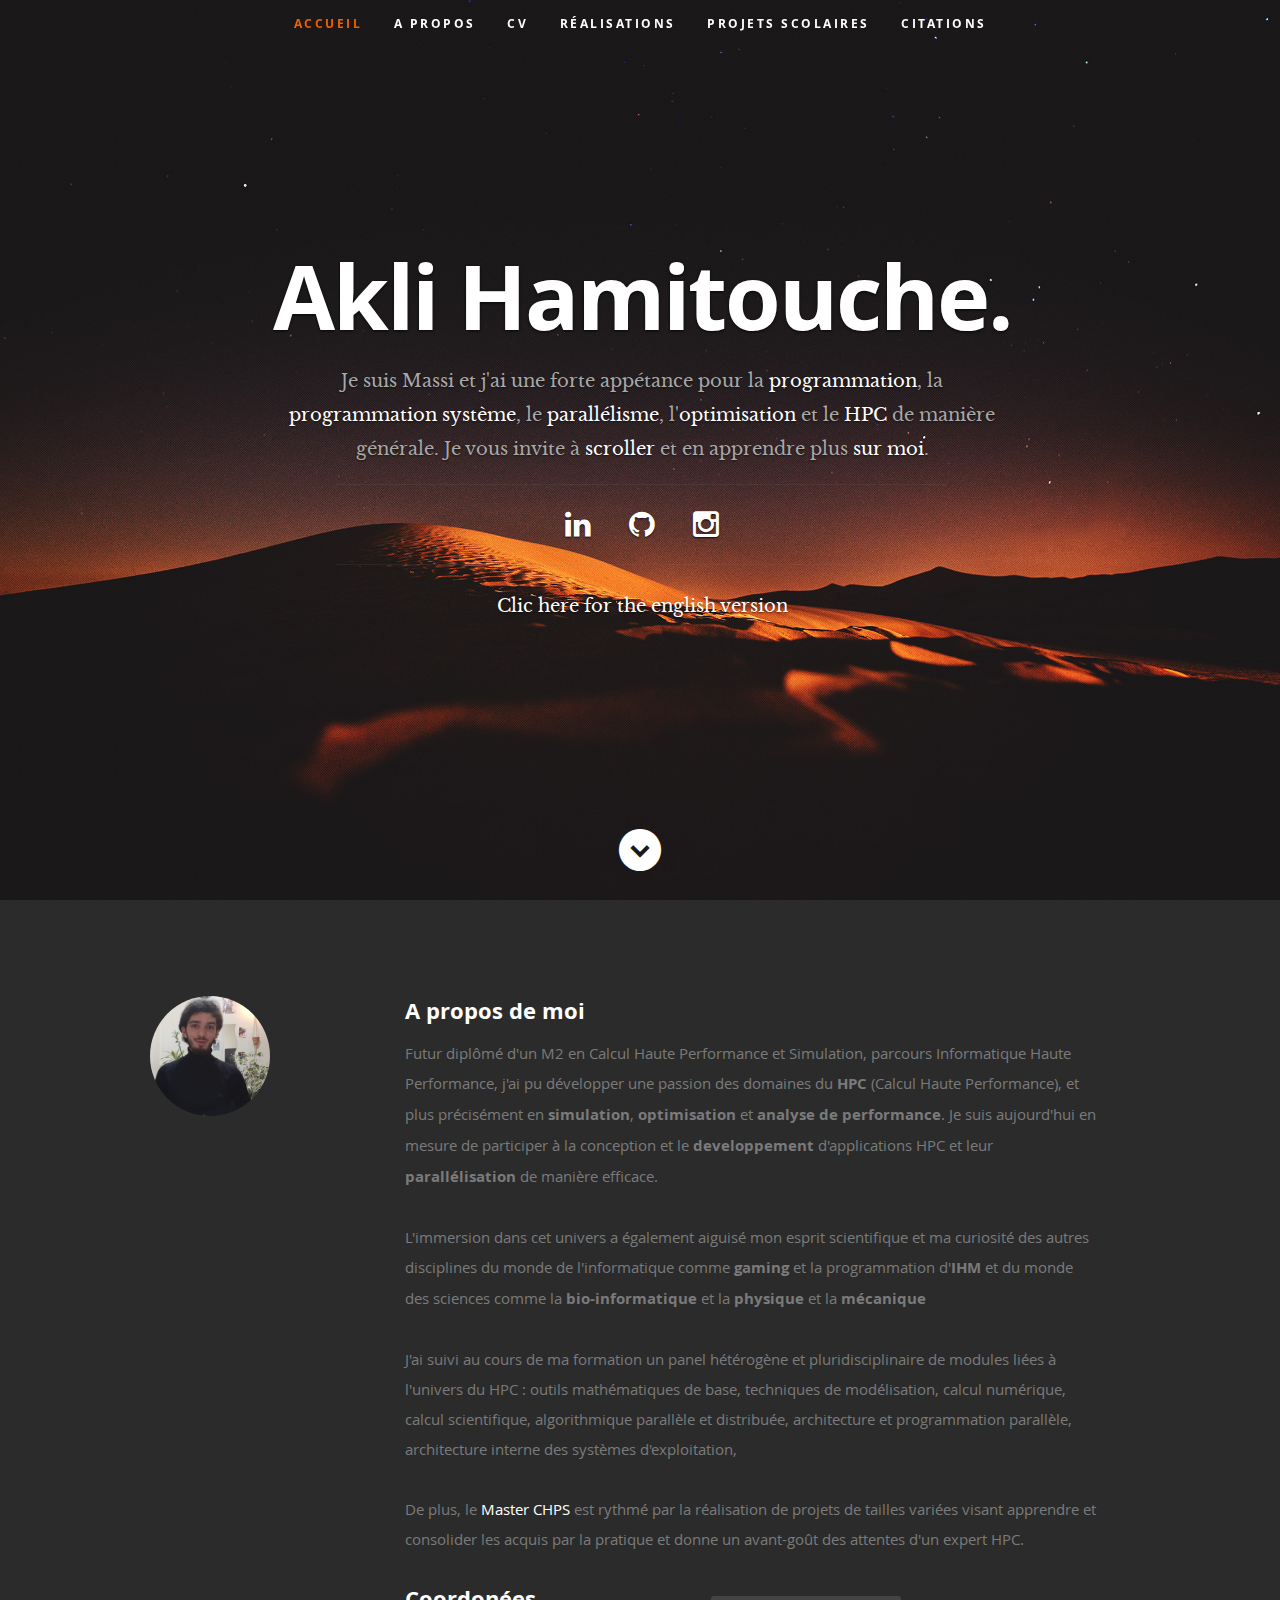
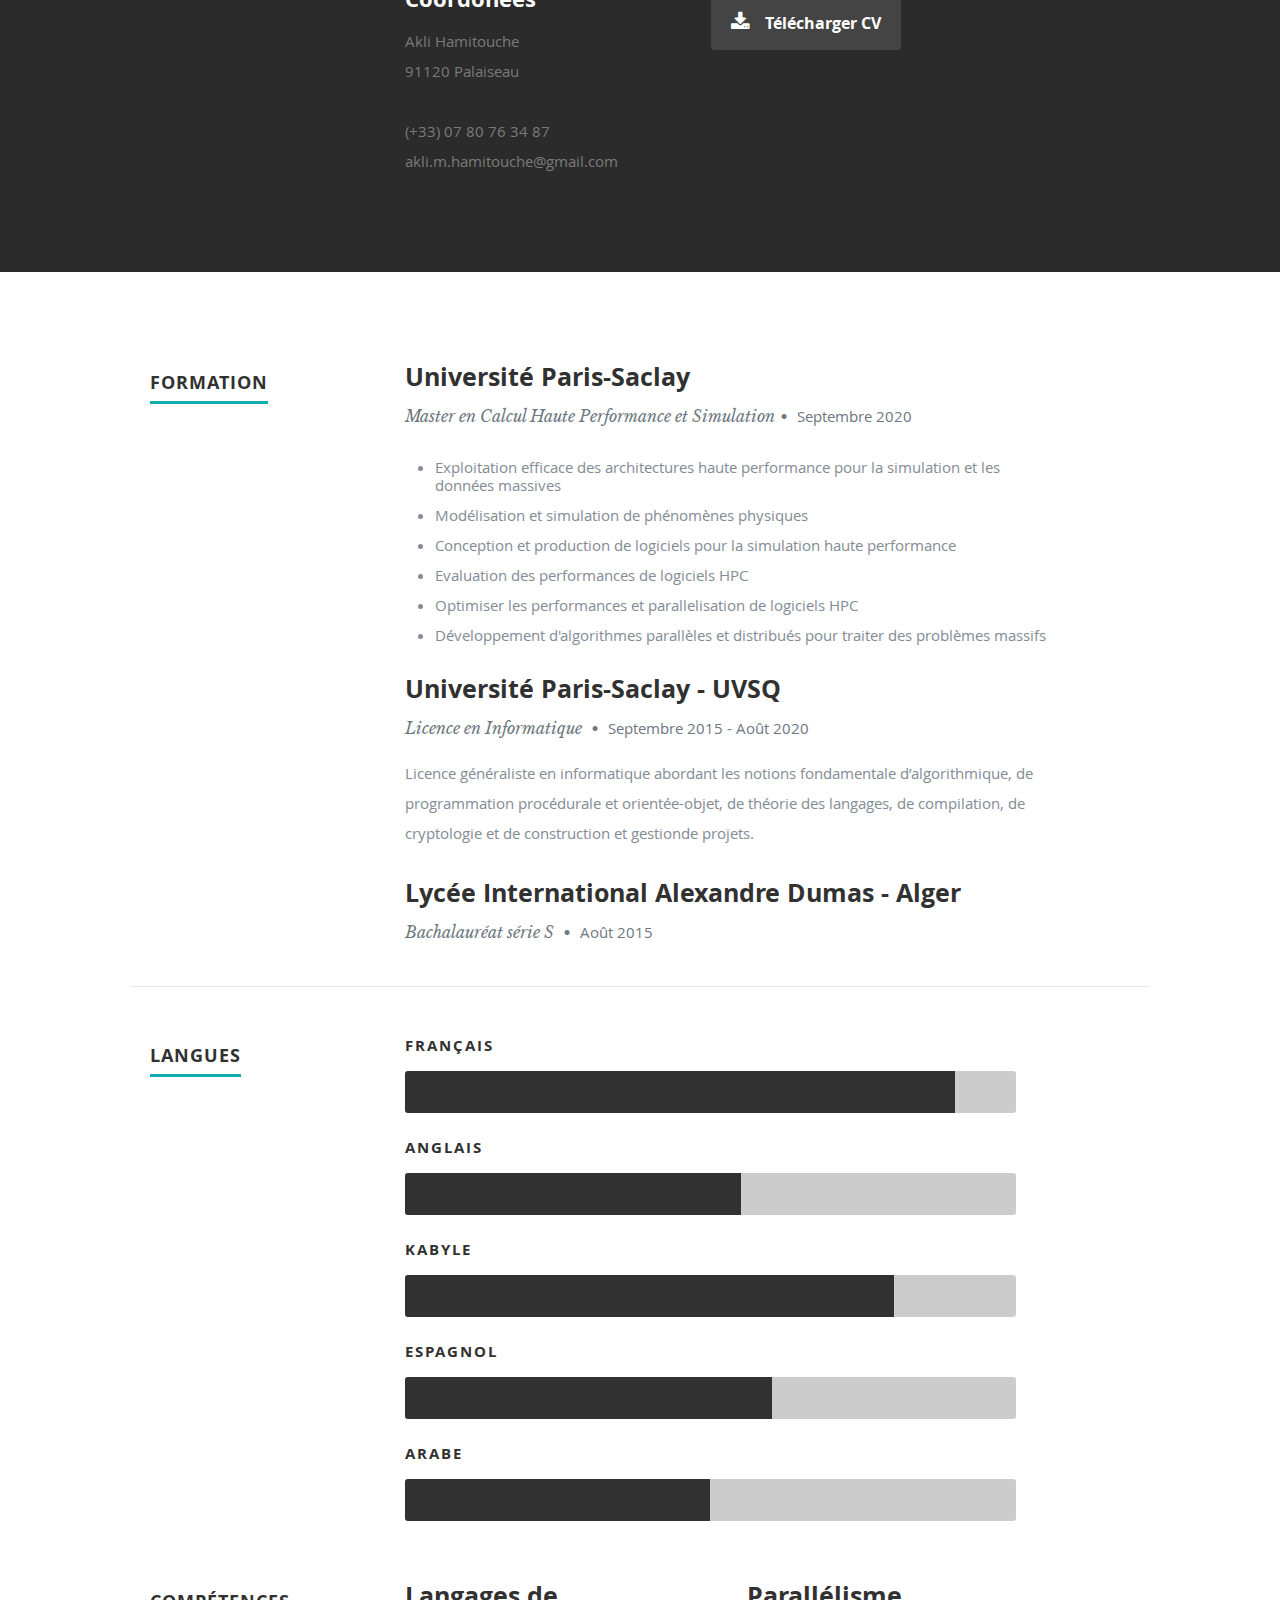
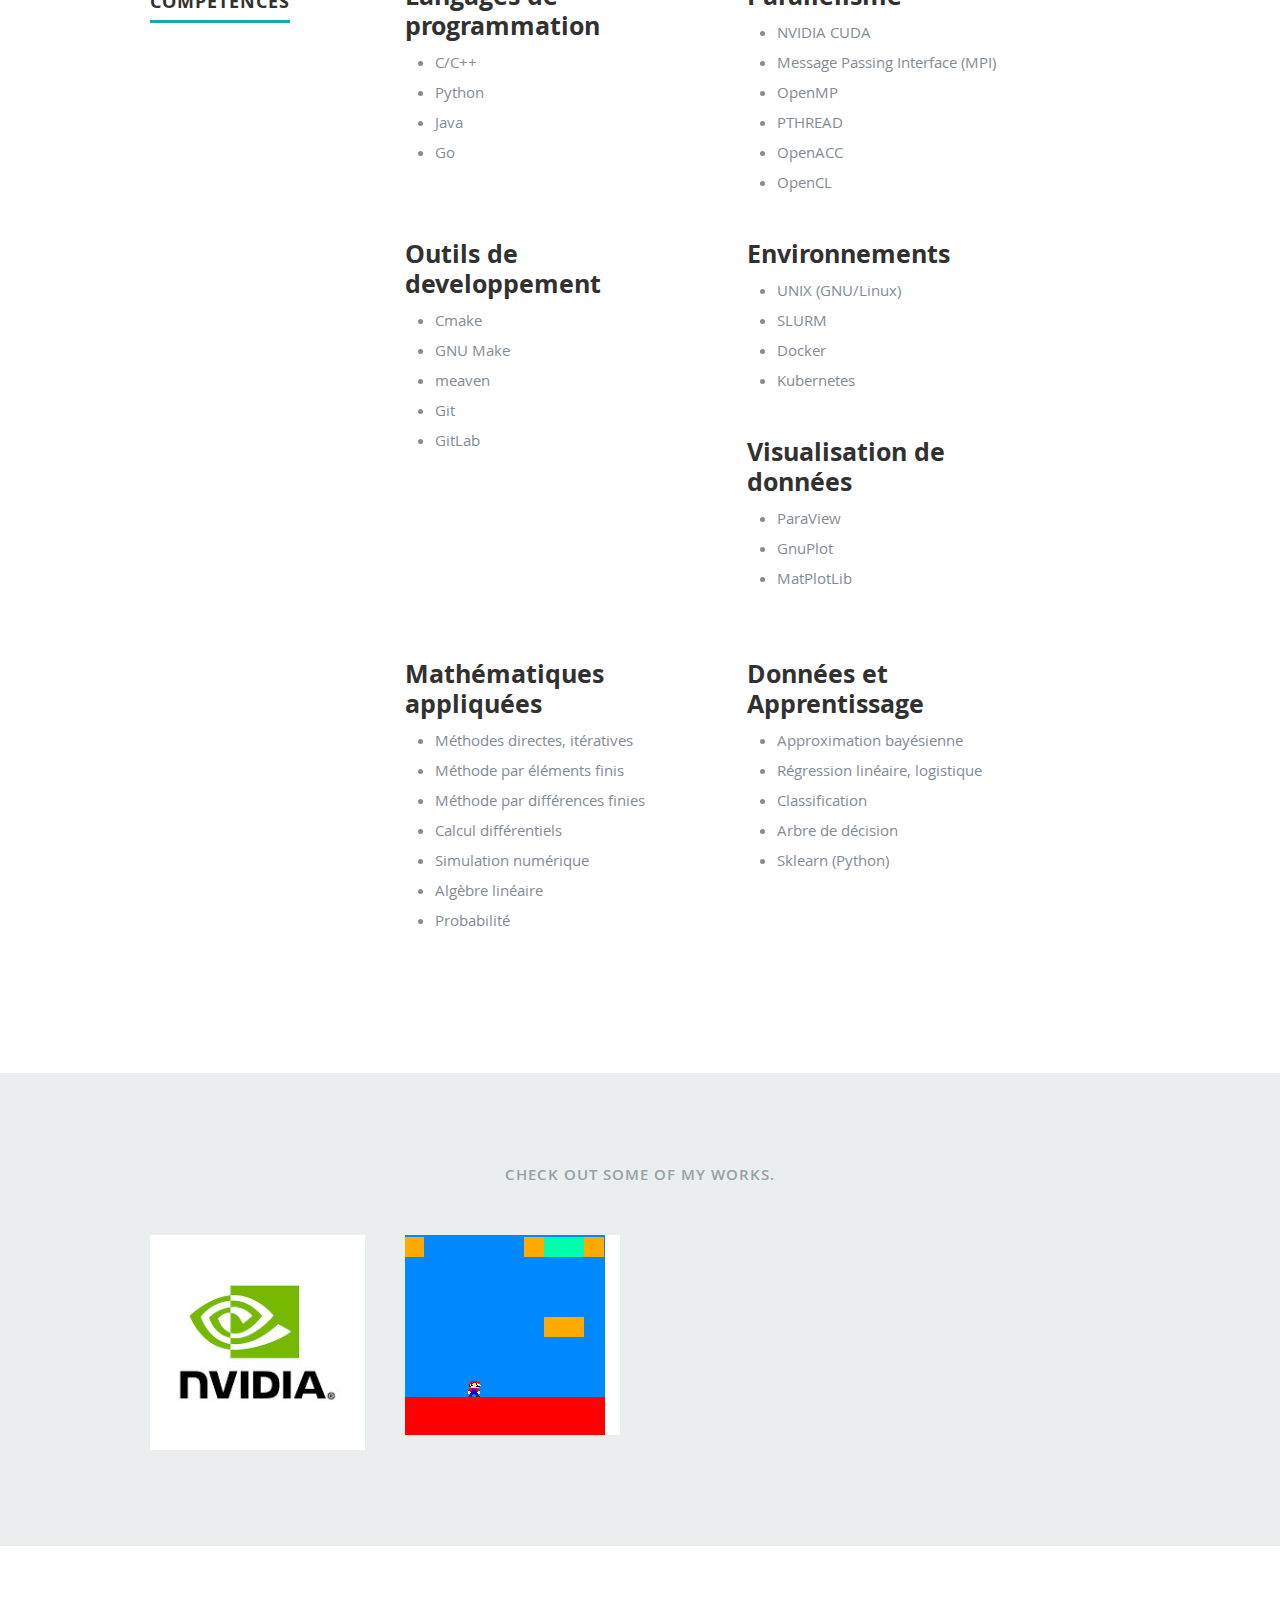
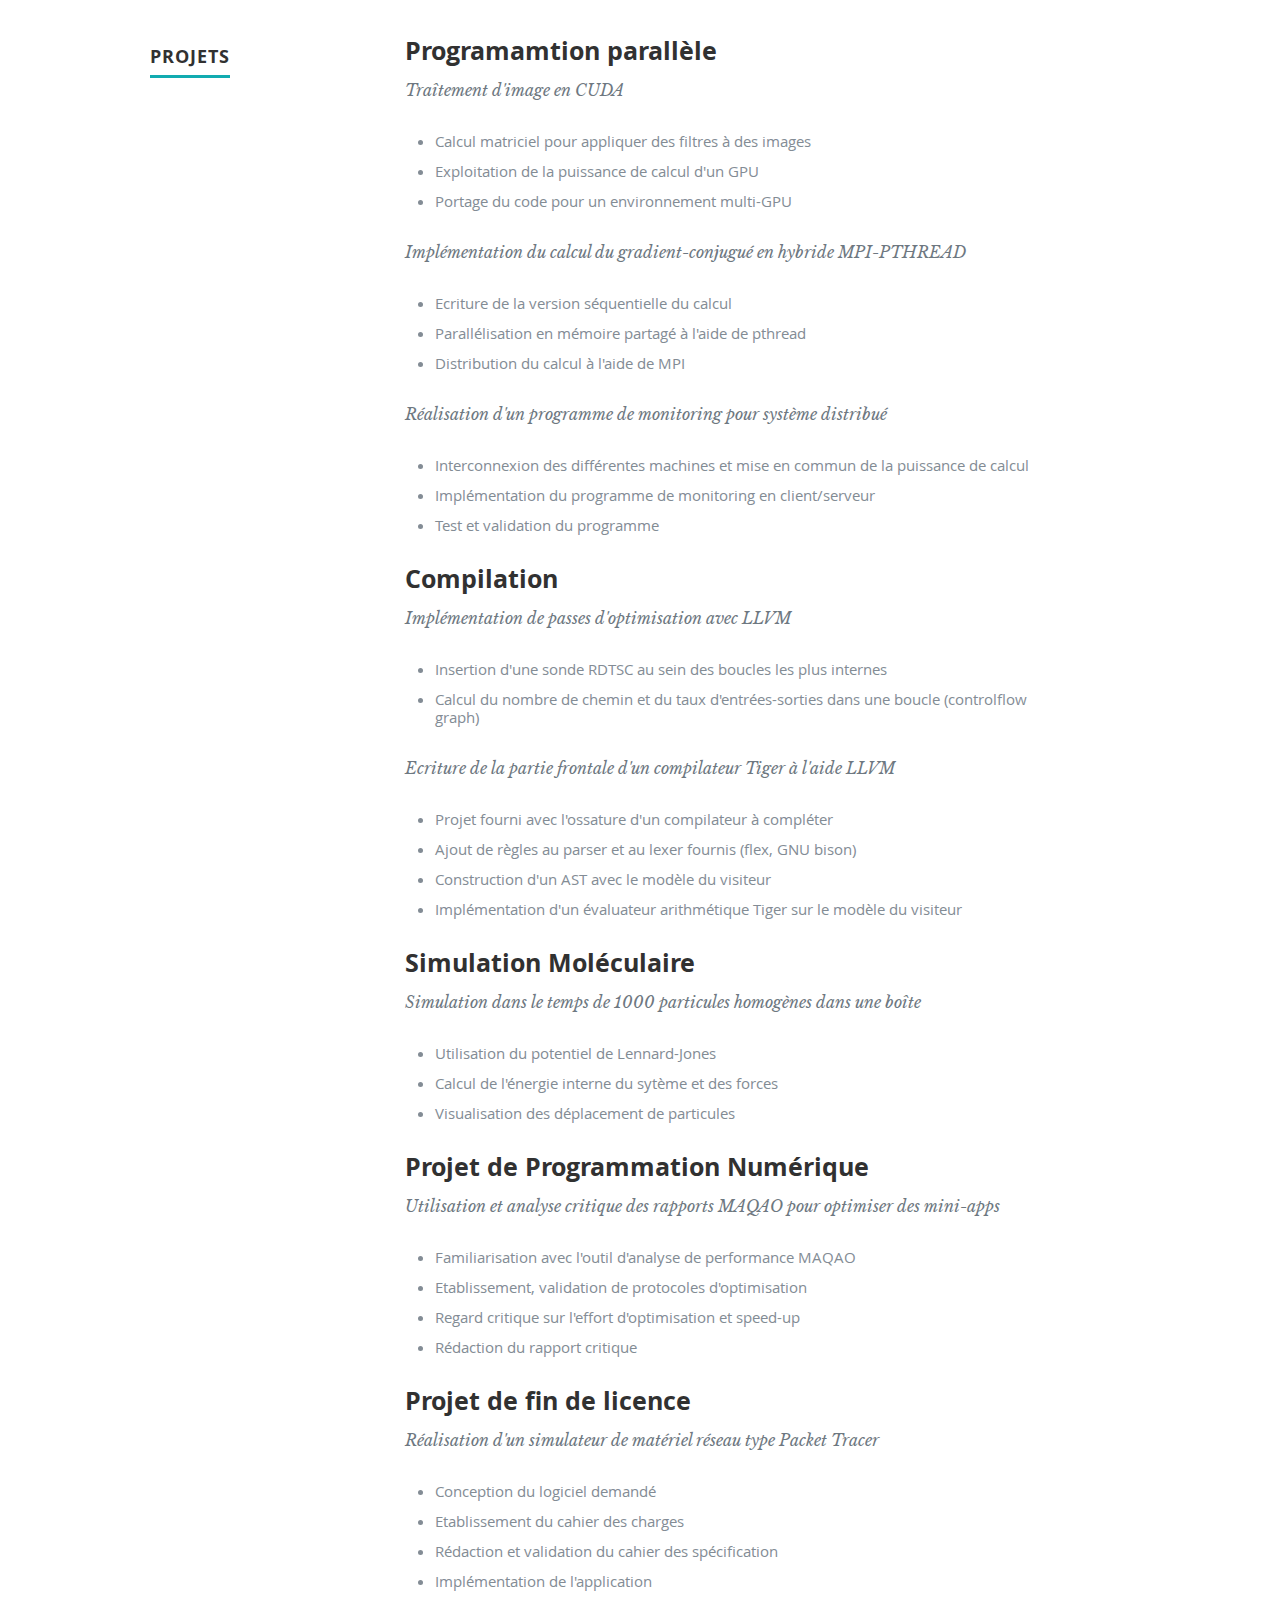
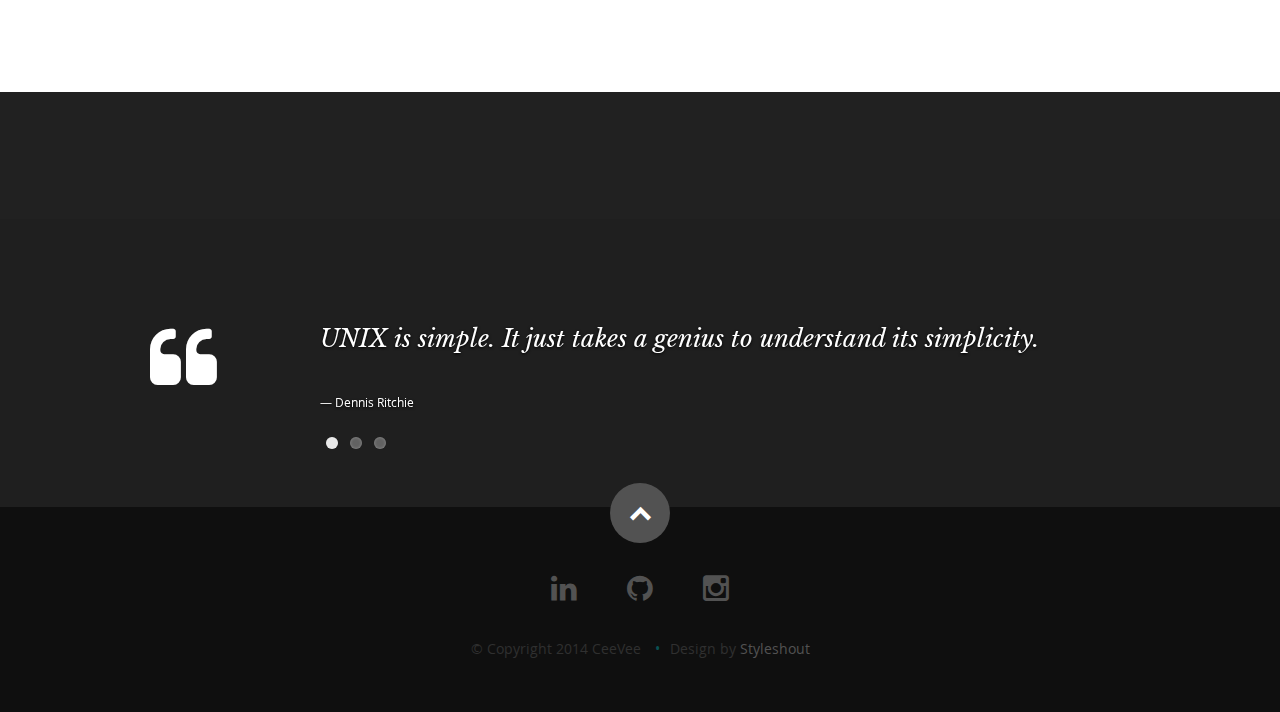
<file: index.html>
<!DOCTYPE html>
<!--[if lt IE 8 ]><html class="no-js ie ie7" lang="en"> <![endif]-->
<!--[if IE 8 ]><html class="no-js ie ie8" lang="en"> <![endif]-->
<!--[if (gte IE 8)|!(IE)]><!--><html class="no-js" lang="en"> <!--<![endif]-->
<head>

   <!--- Basic Page Needs
   ================================================== -->
   <meta charset="utf-8">
	<title>Massi - Aki Hamitouche | Computer scientist specialised in High Performing Computing</title>
	<meta name="description" content="Akli Hamitouche - Computer scientist specialised in High Performing Computing">
	<meta name="author" content="Akli Hamitouche">
	<meta property="og-description" content="Akli Hamitouche - Computer scientist specialised in High Performing Computing">
	<meta property="og:url" content="https://m4ssi.github.io/" />
	<meta property="og:site_name" content="m4ssi.github.io" />
	<meta property="og:type" content="resume" />

   <!-- Mobile Specific Metas
   ================================================== -->
	<meta name="viewport" content="width=device-width, initial-scale=1, maximum-scale=1">

	<!-- CSS
    ================================================== -->
   <link rel="stylesheet" href="css/default.css">
	<link rel="stylesheet" href="css/layout.css">
   <link rel="stylesheet" href="css/media-queries.css">
   <link rel="stylesheet" href="css/magnific-popup.css">

   <!-- Script
   ================================================== -->
	<script src="js/modernizr.js"></script>

   <!-- Favicons
	================================================== -->
	<link rel="shortcut icon" href="favicon.png" >

</head>

<body>

   <!-- Header
   ================================================== -->
   <header id="home">

      <nav id="nav-wrap">

         <a class="mobile-btn" href="#nav-wrap" title="Show navigation">Show navigation</a>
	      <a class="mobile-btn" href="#" title="Hide navigation">Hide navigation</a>

         <ul id="nav" class="nav">
            <li class="current"><a class="smoothscroll" href="#home">Accueil</a></li>
            <li><a class="smoothscroll" href="#about">A propos</a></li>
	         <li><a class="smoothscroll" href="#resume">CV</a></li>
            <li><a class="smoothscroll" href="#portfolio">Réalisations</a></li>
            <li><a class="smoothscroll" href="#projects">Projets scolaires</a></li>
            <li><a class="smoothscroll" href="#testimonials">Citations</a></li>
         </ul> <!-- end #nav -->

      </nav> <!-- end #nav-wrap -->

      <div class="row banner">
         <div class="banner-text">
            <h1 class="responsive-headline">Akli Hamitouche.</h1>
            <h3>Je suis Massi et j'ai une forte appétance pour la <span>programmation</span>, la <span> programmation système</span>, le <span>parallélisme</span>, l'<span>optimisation</span>
            et le <span>HPC</span> de manière générale. Je vous invite à  <a class="smoothscroll" href="#about">scroller</a>
            et en apprendre plus <a class="smoothscroll" href="#about">sur moi</a>.</h3>
            <hr />
            <ul class="social">
               <li><a href="https://www.linkedin.com/in/akli-hamitouche"><i class="fa fa-linkedin"></i></a></li>
               <li><a href="https://github.com/m4ssi"><i class="fa fa-github"></i></a></li>
               <li><a href="https://www.instagram.com/massi_hamitouche"><i class="fa fa-instagram"></i></a></li>
            </ul>
            <hr />
            <h3><a href="./en_index.html" title="English version of this page"><span>Clic here for the english version</span></a></h3>
         </div>
      </div>

      <p class="scrolldown">
         <a class="smoothscroll" href="#about"><i class="icon-down-circle"></i></a>
      </p>

   </header> <!-- Header End -->


   <!-- About Section
   ================================================== -->
   <section id="about">

      <div class="row">

         <div class="three columns">

            <img class="profile-pic"  src="images/profilepic.jpg" alt="" />

         </div>

         <div class="nine columns main-col">

            <h2>A propos de moi</h2>

			<p>Futur diplômé d'un M2 en Calcul Haute Performance et Simulation, parcours Informatique Haute Performance, 
			j'ai pu développer une passion des domaines du <strong>HPC</strong> (Calcul Haute Performance), et plus précisément
			en <strong>simulation</strong>, <strong>optimisation</strong> et <strong>analyse de performance</strong>.
			Je suis aujourd'hui en mesure de participer à la conception et le <strong>developpement</strong> d'applications HPC et leur <strong>parallélisation</strong> de manière efficace.<br><br>
			 
			L'immersion dans cet univers a également aiguisé mon esprit scientifique et ma curiosité des autres disciplines du monde de l'informatique comme <strong>gaming</strong>
			et la programmation d'<strong>IHM</strong> et du monde des sciences comme la <strong>bio-informatique</strong> et la <strong>physique</strong>
			et la <strong>mécanique</strong><br><br>

			J'ai suivi au cours de ma formation un panel hétérogène et pluridisciplinaire de modules liées à l'univers du HPC :
			outils mathématiques de base, techniques de modélisation, calcul numérique, calcul scientifique, algorithmique parallèle et distribuée,
			architecture et programmation parallèle, architecture interne des systèmes d'exploitation, <br><br>
			
			De plus, le <a href="https://www.universite-paris-saclay.fr/formation/master/calcul-haute-performance-simulation">Master CHPS</a> est rythmé
			par la réalisation de projets de tailles variées visant apprendre et consolider les acquis par la pratique et donne un avant-goût des attentes
			d'un expert HPC.<br>
            </p>

            <div class="row">

               <div class="columns contact-details">

                  <h2>Coordonées</h2>
                  <p class="address">
						   <span>Akli Hamitouche</span><br>
						   <span>91120 Palaiseau<br>

                     </span><br>
						   <span>(+33) 07 80 76 34 87</span><br>
                     <span>akli.m.hamitouche@gmail.com</span>
					   </p>

               </div>

               <div class="columns download">
                  <p>
                     <a href="./files/akli_hamitouche_cv.pdf" class="button"><i class="fa fa-download"></i>Télécharger CV</a>
                  </p>
               </div>

            </div> <!-- end row -->

         </div> <!-- end .main-col -->

      </div>

   </section> <!-- About Section End-->


   <!-- Resume Section
   ================================================== -->
   <section id="resume">

      <!-- Education
      ----------------------------------------------- -->
      <div class="row education">

         <div class="three columns header-col">
            <h1><span>Formation</span></h1>
         </div>

         <div class="nine columns main-col">

            <div class="row item">

               <div class="twelve columns">

                  <h3>Université Paris-Saclay</h3>
                  <p class="info">Master en Calcul Haute Performance et Simulation<span>&bull;</span> <em class="date">Septembre 2020</em></p>

                  <p>
					  <ul class="disc">
						<li> Exploitation efficace des architectures haute performance pour la simulation et les données massives</li>
						<li> Modélisation et simulation de phénomènes physiques</li>
						<li> Conception et production de logiciels pour la simulation haute performance</li>
						<li> Evaluation des performances de logiciels HPC</li>
						<li> Optimiser les performances et parallelisation de logiciels HPC</li>
						<li> Développement d'algorithmes parallèles et distribués pour traiter des problèmes massifs</li>
					  
					  </ul>
                  </p>

               </div>

            </div> <!-- item end -->

            <div class="row item">

               <div class="twelve columns">

                  <h3>Université Paris-Saclay - UVSQ</h3>
                  <p class="info">Licence en Informatique <span>&bull;</span> <em class="date">Septembre 2015 - Août 2020</em></p>

                  <p>
					Licence généraliste en informatique abordant les notions fondamentale d’algorithmique, de programmation
					procédurale et orientée-objet, de théorie des langages, de compilation, de cryptologie et de construction et gestionde projets.
                  </p>

               </div>

            </div> <!-- item end -->

            <div class="row item">

               <div class="twelve columns">

                  <h3>Lycée International Alexandre Dumas - Alger</h3>
                  <p class="info">Bachalauréat série S <span>&bull;</span> <em class="date">Août 2015</em></p>


               </div>

            </div> <!-- item end -->

         </div> <!-- main-col end -->

      </div> <!-- End Education -->


<!-- Coms -->
      <div class="row languguage">

         <div class="three columns header-col">
            <h1><span>Langues</span></h1>
         </div>

         <div class="nine columns main-col">

            <div class="row item">

               <div class="twelve columns">
				   
				<div class="bars">

				   <ul class="skills">
						<li><span class="bar-expand french"></span><em>Français</em></li>
                  <li><span class="bar-expand english"></span><em>Anglais</em></li>
						<li><span class="bar-expand kabyle"></span><em>Kabyle</em></li>
					   <li><span class="bar-expand spanish"></span><em>Espagnol</em></li>
						<li><span class="bar-expand arabic"></span><em>Arabe</em></li>
					</ul>

				</div><!-- end skill-bars -->
               </div>

            </div> <!-- item end -->

         </div> <!-- main-col end -->

      </div> <!-- End Education -->
<!-- end coms -->
      <!-- Skills
      ----------------------------------------------- -->
      <div class="row skill">

         <div class="three columns header-col">
            <h1><span>Compétences</span></h1>
         </div>

         <div class="nine columns main-col">



      <div class="row add-bottom">
		  <div class="six columns add-bottom">

            <h3>Langages de programmation</h3>
			  <ul class="disc">
				<li> C/C++ </li>
				<li> Python </li>
				<li> Java </li>
				<li> Go </li>
			  </ul>		  
		  </div>

		  <div class="six columns add-bottom">

            <h3>Parallélisme</h3>
			  <ul class="disc">
				<li> NVIDIA CUDA </li>
				<li> Message Passing Interface (MPI) </li>
				<li> OpenMP </li>
				<li> PTHREAD </li>
				<li> OpenACC </li>
				<li> OpenCL </li>
			  </ul>				  
		  </div>

		  <div class="six columns add-bottom">

            <h3>Outils de developpement</h3>
			  <ul class="disc">
				<li> Cmake </li>
				<li> GNU Make </li>
				<li> meaven </li>
				<li> Git </li>
				<li> GitLab </li>
			  </ul>				  
		  </div>

		  <div class="six columns add-bottom">

            <h3>Environnements</h3>
			  <ul class="disc">
				<li> UNIX (GNU/Linux) </li>
				<li> SLURM </li>
				<li> Docker </li>
				<li> Kubernetes </li>
			  </ul>				  
		  </div>

		  <div class="six columns add-bottom">

            <h3>Visualisation de données</h3>
			  <ul class="disc">
				<li> ParaView </li>
				<li> GnuPlot </li>
				<li> MatPlotLib </li>
			  </ul>				  
		  </div>
      </div> <!-- Row End-->

      <div class="row add-bottom">
		  <div class="six columns add-bottom">

            <h3>Mathématiques appliquées</h3>
			  <ul class="disc">
				<li> Méthodes directes, itératives  </li>
				<li> Méthode par éléments finis</li>
				<li> Méthode par différences finies</li>
				<li> Calcul différentiels</li>
				<li> Simulation numérique</li>
				<li> Algèbre linéaire</li>
				<li> Probabilité</li>
			  </ul>		  
		  </div>

		  <div class="six columns add-bottom">

            <h3>Données et Apprentissage</h3>
			  <ul class="disc">
				<li> Approximation bayésienne  </li>
				<li> Régression linéaire, logistique</li>
				<li> Classification</li>
				<li> Arbre de décision</li>
				<li> Sklearn (Python)</li>
			  </ul>		  
		  </div>
		  
      </div> <!-- Row End-->

<!--
				<div class="bars">

				   <ul class="skills">
					   <li><span class="bar-expand photoshop"></span><em>Photoshop</em></li>
                  <li><span class="bar-expand illustrator"></span><em>Illustrator</em></li>
						<li><span class="bar-expand wordpress"></span><em>Wordpress</em></li>
						<li><span class="bar-expand css"></span><em>CSS</em></li>
						<li><span class="bar-expand html5"></span><em>HTML5</em></li>
                  <li><span class="bar-expand jquery"></span><em>jQuery</em></li>
					</ul>
-->

				</div><!-- end skill-bars -->

			</div> <!-- main-col end -->

      </div> <!-- End skills -->

   </section> <!-- Resume Section End-->


   <!-- Portfolio Section
   ================================================== -->
   <section id="portfolio">

      <div class="row">

         <div class="twelve columns collapsed">

            <h1>Check Out Some of My Works.</h1>

            <!-- portfolio-wrapper -->
            <div id="portfolio-wrapper" class="bgrid-quarters s-bgrid-thirds cf">

          	   <div class="columns portfolio-item">
                  <div class="item-wrap">

                     <a href="#modal-01" title="">
                        <img alt="" src="images/portfolio/nvidia.jpg">
                        <div class="overlay">
                           <div class="portfolio-item-meta">
          					      <h5>Images with CUDA</h5>
                              <p>Traitement d'image en parallèle à l'aide de CUDA</p>
          					   </div>
                        </div>
                        <div class="link-icon"><i class="icon-plus"></i></div>
                     </a>

                  </div>
          		</div> <!-- item end -->

               <div class="columns portfolio-item">
                  <div class="item-wrap">

                     <a href="#modal-02" title="">
                        <img alt="" src="images/portfolio/mario.jpg">
                        <div class="overlay">
                           <div class="portfolio-item-meta">
          					      <h5>Marion Bros</h5>
                              <p>Implementation d'un Mario Bros à l'aide de la SDL2</p>
          					   </div>
                        </div>
                        <div class="link-icon"><i class="icon-plus"></i></div>
                     </a>

                  </div>
          		</div> <!-- item end -->


            </div> <!-- portfolio-wrapper end -->

         </div> <!-- twelve columns end -->


         <!-- Modal Popup
	      --------------------------------------------------------------- -->

         <div id="modal-01" class="popup-modal mfp-hide">

		      <img class="scale-with-grid" src="images/portfolio/modals/m-nvidia.jpg" alt="" />

		      <div class="description-box">
			      <h4>Traîtement d'image en CUDA</h4>

					<p>- Calcul matriciel pour appliquer des filtres à des images </br>
					- Exploitation de la puissance de calcul d'un GPU </br>
					- Portage du code pour un environnement multi-GPU </p>
               <span class="categories"><i class="fa fa-tag"></i>Parallelisme, CUDA</span>
		      </div>

            <div class="link-box">
               <a href="https://github.com/m4ssi/ModifImg" target="_blank">Details</a>
		         <a class="popup-modal-dismiss">Close</a>
            </div>

	      </div><!-- modal-01 End -->

         <div id="modal-02" class="popup-modal mfp-hide">

		      <img class="scale-with-grid" src="images/portfolio/modals/m-mario.jpg" alt="" />

		      <div class="description-box">
			      <h4>Mario Bros</h4>
			      <p>Implémentation d'un Super Mario Bros 3 en C en utilisant la librairie SDL2.</p>
               <span class="categories"><i class="fa fa-tag"></i>C, SDL, Development graphique</span>
		      </div>

            <div class="link-box">
               <a href="https://github.com/m4ssi/MarioBross" target="_blank">Details</a>
		         <a class="popup-modal-dismiss">Close</a>
            </div>




      </div> <!-- row End -->

   </section> <!-- Portfolio Section End-->

   <!-- Resume Section
   ================================================== -->
   <section id="projects">

      <!-- Education
      ----------------------------------------------- -->
      <div class="row projects">

         <div class="three columns header-col">
            <h1><span>Projets</span></h1>
         </div>

         <div class="nine columns main-col">


            <div class="row item">

               <div class="twelve columns">

                  <h3>Programamtion parallèle</h3>
                  <p class="info">Traîtement d'image en CUDA</p>

                  <p>
					  <ul class="disc">
						<li>Calcul matriciel pour appliquer des filtres à des images </li> 
						<li>Exploitation de la puissance de calcul d'un GPU </li>
						<li>Portage du code pour un environnement multi-GPU </li>
					  </ul>
                  </p>

                  <p class="info">Implémentation du calcul du gradient-conjugué en hybride MPI-PTHREAD</p>

                  <p>
					  <ul class="disc">
						<li>Ecriture de la version séquentielle du calcul</li> 
						<li>Parallélisation en mémoire partagé à l'aide de pthread </li>
						<li>Distribution du calcul à l'aide de MPI </li>
					  </ul>
                  </p>

                  <p class="info">Réalisation d'un programme de monitoring pour système distribué</p>

                  <p>
					  <ul class="disc">
						<li>Interconnexion des différentes machines et mise en commun de la puissance de calcul</li> 
						<li>Implémentation du programme de monitoring en client/serveur </li>
						<li>Test et validation du programme </li>
					  </ul>
                  </p>

               </div>

            </div> <!-- item end -->

            <div class="row item">

               <div class="twelve columns">

                  <h3>Compilation</h3>
                  <p class="info">Implémentation de passes d'optimisation avec LLVM</p>
 
			</p>
                  <p>
					  <ul class="disc">
						<li>Insertion d'une sonde RDTSC au sein des boucles les plus internes </li> 
						<li>Calcul du nombre de chemin et du taux d'entrées-sorties dans une boucle (controlflow graph) </li>
					  </ul>
                  </p>
                  <p class="info">Ecriture de la partie frontale d'un compilateur Tiger à l'aide LLVM</p>
 
			</p>
                  <p>
					  <ul class="disc">
						<li>Projet fourni avec l'ossature d'un compilateur à compléter </li> 
						<li>Ajout de règles au parser et au lexer fournis (flex, GNU bison) </li>
						<li>Construction d'un AST avec le modèle du visiteur</li>
						<li>Implémentation d'un évaluateur arithmétique Tiger sur le modèle du visiteur</li>
					  </ul>
                  </p>

               </div>

            </div> <!-- item end -->

            <div class="row item">

               <div class="twelve columns">

                  <h3>Simulation Moléculaire</h3>
                  <p class="info">Simulation dans le temps de 1000 particules homogènes dans une boîte</p>

                  <p>
					  <ul class="disc">
						<li> Utilisation du potentiel de Lennard-Jones</li>
						<li> Calcul de l'énergie interne du sytème et des forces</li>
						<li> Visualisation des déplacement de particules</li>
					  </ul>
                  </p>

               </div>

            </div> <!-- item end -->

            <div class="row item">

               <div class="twelve columns">

                  <h3>Projet de Programmation Numérique</h3>
                  <p class="info">Utilisation et analyse critique des rapports MAQAO pour optimiser des mini-apps</p>

                  <p>
					  <ul class="disc">
						<li> Familiarisation avec l'outil d'analyse de performance MAQAO</li>
						<li> Etablissement, validation de protocoles d'optimisation</li>
						<li> Regard critique sur l'effort d'optimisation et speed-up</li>
						<li> Rédaction du rapport critique</li>
					  </ul>
                  </p>

               </div>

            </div> <!-- item end -->

            <div class="row item">

               <div class="twelve columns">

                  <h3>Projet de fin de licence</h3>
                  <p class="info">Réalisation d'un simulateur de matériel réseau type Packet Tracer</p>

                  <p>
					  <ul class="disc">
						<li> Conception du logiciel demandé</li>
						<li> Etablissement du cahier des charges</li>
						<li> Rédaction et validation du cahier des spécification</li>
						<li> Implémentation de l'application</li>
					  </ul>
                  </p>

               </div>

            </div> <!-- item end -->

         </div> <!-- main-col end -->

      </div> <!-- End Education -->






   </section> <!-- Resume Section End-->

   <!-- Call-To-Action Section
   ================================================== -->
   <section id="call-to-action">

      <div class="row">

         <div class="two columns header-col">

         </div>

         <div class="seven columns">


         </div>

         <div class="three columns action">



         </div>

      </div>

   </section> <!-- Call-To-Action Section End-->


   <!-- Testimonials Section
   ================================================== -->
   <section id="testimonials">

      <div class="text-container">

         <div class="row">

            <div class="two columns header-col">

               <h1><span>Citations préférées</span></h1>

            </div>

            <div class="ten columns flex-container">

               <div class="flexslider">

                  <ul class="slides">

                     <li>
                        <blockquote>
                           <p>UNIX is simple. It just takes a genius to understand its simplicity.
                           </p>
                           <cite>Dennis Ritchie</cite>
                        </blockquote>
                     </li> <!-- slide ends -->

                     <li>
                        <blockquote>
                           <p>C makes it easy to shoot yourself in the foot; C++ makes it harder, but when you do it blows your whole leg off.
                           </p>
                           <cite>Bjarne Stroustrup</cite>
                        </blockquote>
                     </li> <!-- slide ends -->

                     <li>
                        <blockquote>
                           <p>Au petit matin, un loup-garou affamé et furieux profita de la pénombre de la nuit non encore dissipée pour faire irruption
                           dans le campement; mais, reconnaissant la voix de Jaskier, il écouta un instant la mélodie avant de disparaître dans la forêt.
                           </p>
                           <cite>THE WITCHER - Andrzej Sapkowski</cite>
                        </blockquote>
                     </li> <!-- slide ends -->

                  </ul>

               </div> <!-- div.flexslider ends -->

            </div> <!-- div.flex-container ends -->

         </div> <!-- row ends -->

       </div>  <!-- text-container ends -->

   </section> <!-- Testimonials Section End-->



   <!-- footer
   ================================================== -->
   <footer>

      <div class="row">

         <div class="twelve columns">

            <ul class="social-links">
               <li><a href="https://www.linkedin.com/in/akli-hamitouche"><i class="fa fa-linkedin"></i></a></li>
               <li><a href="https://github.com/m4ssi"><i class="fa fa-github"></i></a></li>
               <li><a href="https://www.instagram.com/massi_hamitouche"><i class="fa fa-instagram"></i></a></li>
            </ul>

            <ul class="copyright">
               <li>&copy; Copyright 2014 CeeVee</li>
               <li>Design by <a href="http://www.styleshout.com/" title="Styleshout" target="_blank">Styleshout</a></li>   
            </ul>

         </div>

         <div id="go-top"><a class="smoothscroll" title="Back to Top" href="#home"><i class="icon-up-open"></i></a></div>

      </div>

   </footer> <!-- Footer End-->

   <!-- Java Script
   ================================================== -->
   <script src="http://ajax.googleapis.com/ajax/libs/jquery/1.10.2/jquery.min.js"></script>
   <script>window.jQuery || document.write('<script src="js/jquery-1.10.2.min.js"><\/script>')</script>
   <script type="text/javascript" src="js/jquery-migrate-1.2.1.min.js"></script>

   <script src="js/jquery.flexslider.js"></script>
   <script src="js/waypoints.js"></script>
   <script src="js/jquery.fittext.js"></script>
   <script src="js/magnific-popup.js"></script>
   <script src="js/init.js"></script>

</body>

</html>
</file>
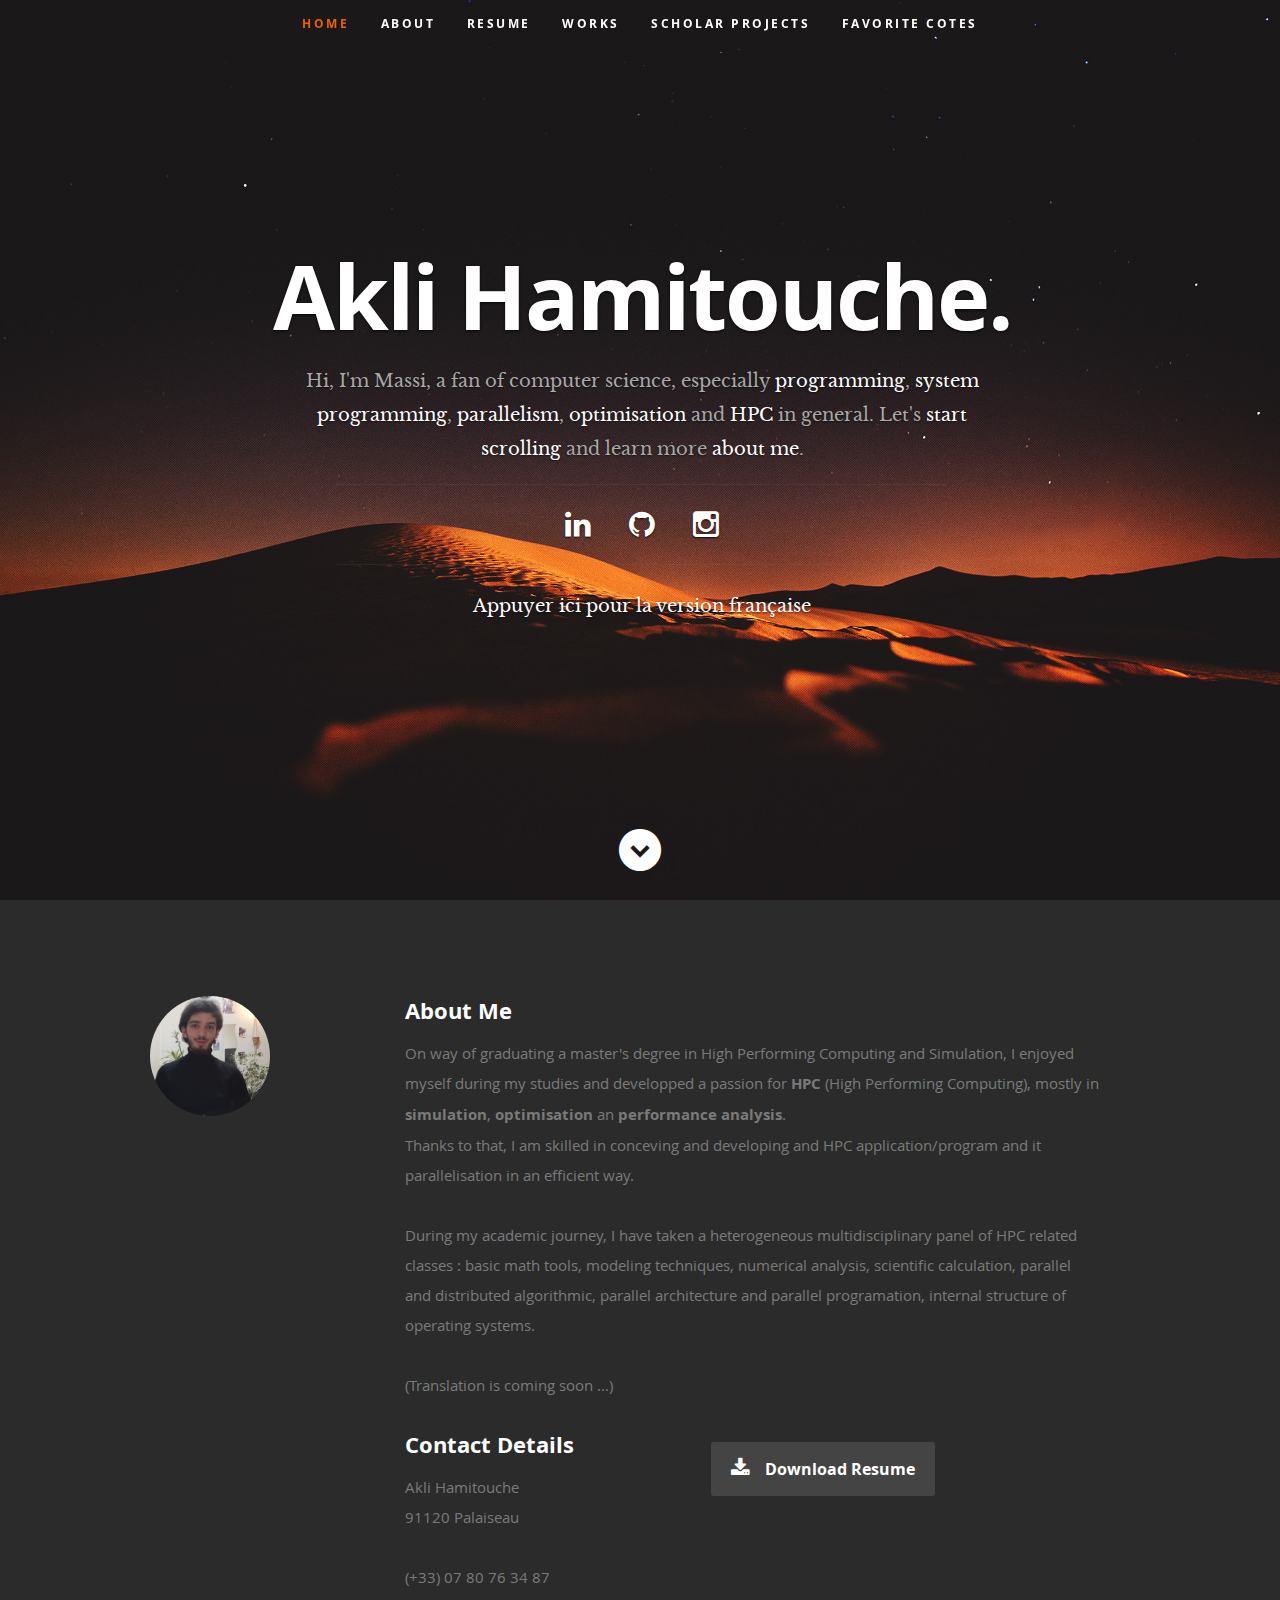
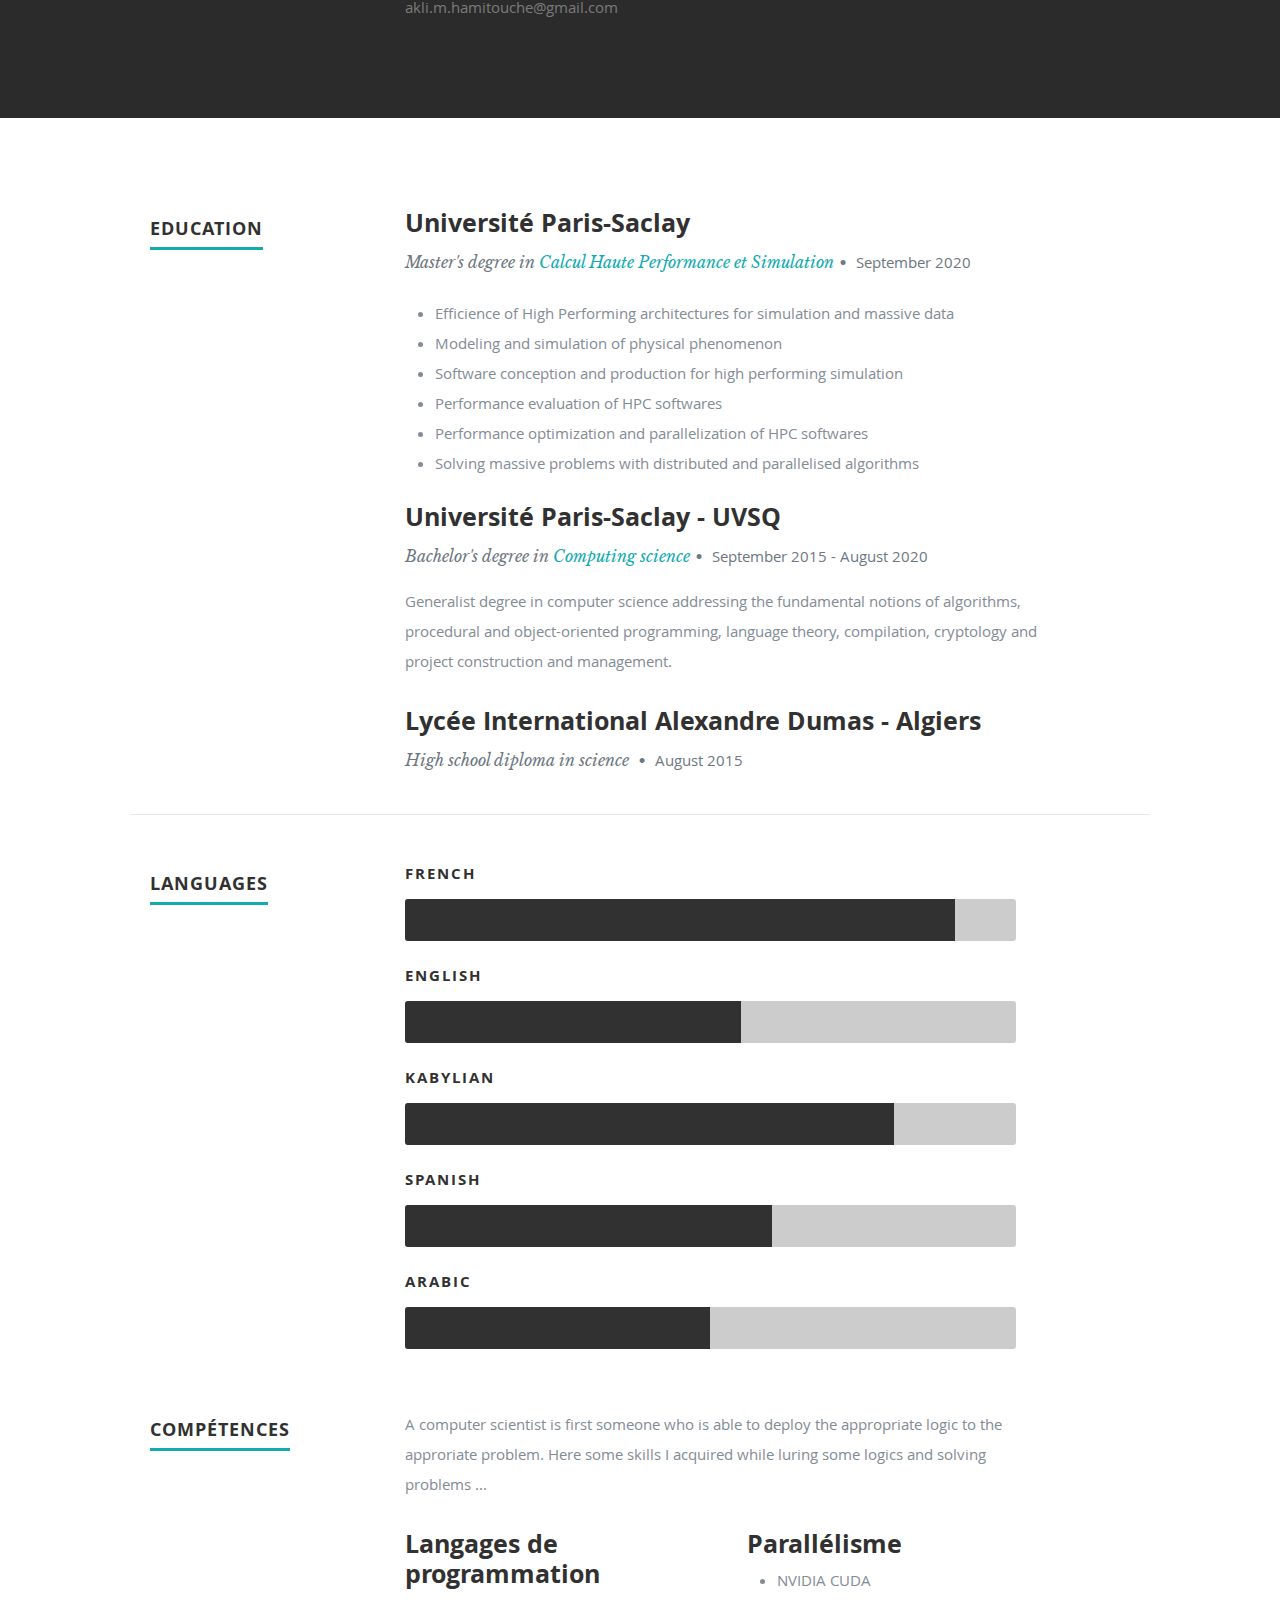
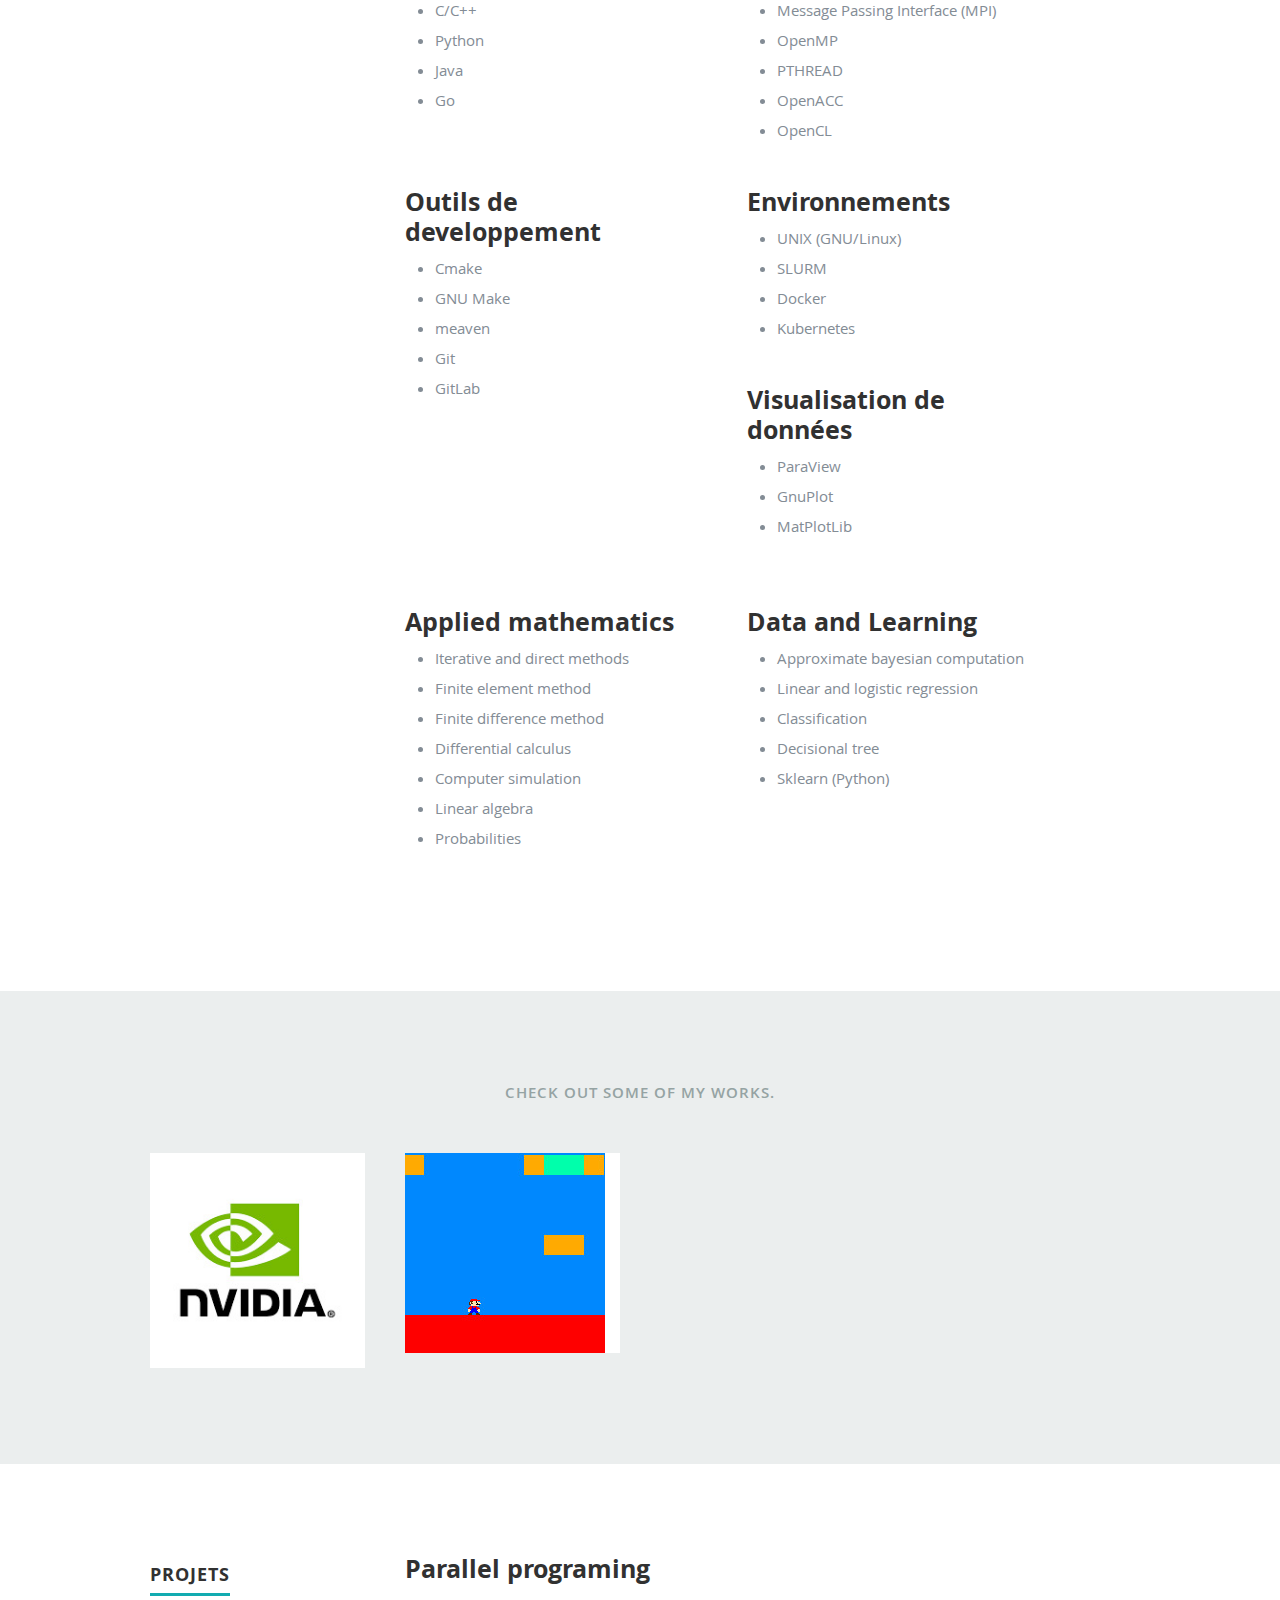
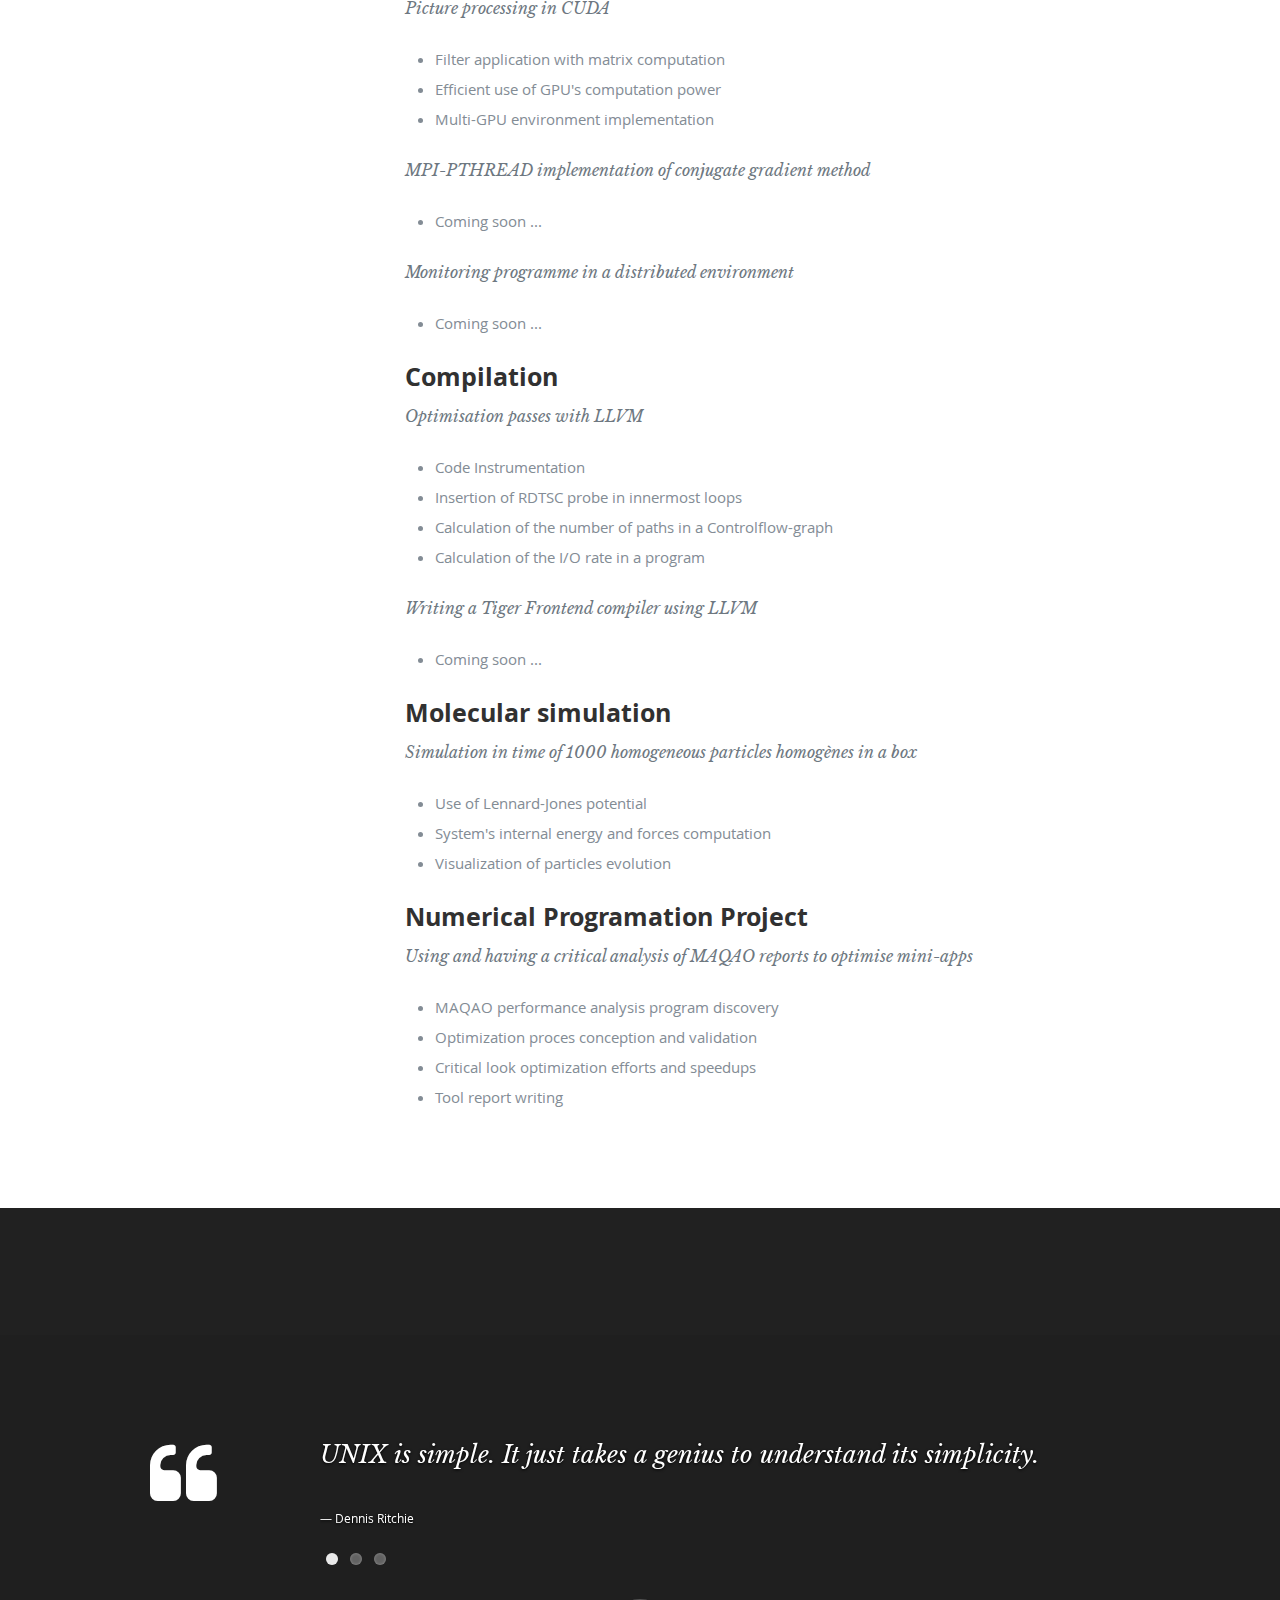
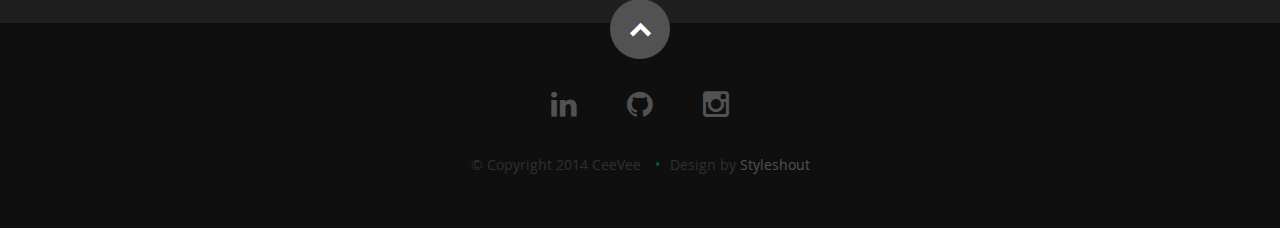
<file: en_index.html>
<!DOCTYPE html>
<!--[if lt IE 8 ]><html class="no-js ie ie7" lang="en"> <![endif]-->
<!--[if IE 8 ]><html class="no-js ie ie8" lang="en"> <![endif]-->
<!--[if (gte IE 8)|!(IE)]><!--><html class="no-js" lang="en"> <!--<![endif]-->
<head>

   <!--- Basic Page Needs
   ================================================== -->
   <meta charset="utf-8">
	<title>Massi - Aki Hamitouche | Computer scientist specialised in High Performing Computing</title>
	<meta name="description" content="Akli Hamitouche - Computer scientist specialised in High Performing Computing">
	<meta name="author" content="Akli Hamitouche">
	<meta property="og-description" content="Akli Hamitouche - Computer scientist specialised in High Performing Computing">
	<meta property="og:url" content="https://m4ssi.github.io/" />
	<meta property="og:site_name" content="m4ssi.github.io" />
	<meta property="og:type" content="resume" />

   <!-- Mobile Specific Metas
   ================================================== -->
	<meta name="viewport" content="width=device-width, initial-scale=1, maximum-scale=1">

	<!-- CSS
    ================================================== -->
   <link rel="stylesheet" href="css/default.css">
	<link rel="stylesheet" href="css/layout.css">
   <link rel="stylesheet" href="css/media-queries.css">
   <link rel="stylesheet" href="css/magnific-popup.css">

   <!-- Script
   ================================================== -->
	<script src="js/modernizr.js"></script>

   <!-- Favicons
	================================================== -->
	<link rel="shortcut icon" href="favicon.png" >

</head>

<body>

   <!-- Header
   ================================================== -->
   <header id="home">

      <nav id="nav-wrap">

         <a class="mobile-btn" href="#nav-wrap" title="Show navigation">Show navigation</a>
	      <a class="mobile-btn" href="#" title="Hide navigation">Hide navigation</a>

         <ul id="nav" class="nav">
            <li class="current"><a class="smoothscroll" href="#home">Home</a></li>
            <li><a class="smoothscroll" href="#about">About</a></li>
	         <li><a class="smoothscroll" href="#resume">Resume</a></li>
            <li><a class="smoothscroll" href="#portfolio">Works</a></li>
            <li><a class="smoothscroll" href="#projects">Scholar projects</a></li>
            <li><a class="smoothscroll" href="#testimonials">Favorite cotes</a></li>
         </ul> <!-- end #nav -->

      </nav> <!-- end #nav-wrap -->

      <div class="row banner">
         <div class="banner-text">
            <h1 class="responsive-headline">Akli Hamitouche.</h1>
            <h3>Hi, I'm Massi, a fan of computer science, especially <span>programming</span>, <span>system programming</span>, <span>parallelism</span>, <span>optimisation</span>
            and <span>HPC</span> in general. Let's  <a class="smoothscroll" href="#about">start scrolling</a>
            and learn more <a class="smoothscroll" href="#about">about me</a>.</h3>
            <hr />
            <ul class="social">
               <li><a href="https://www.linkedin.com/in/akli-hamitouche"><i class="fa fa-linkedin"></i></a></li>
               <li><a href="https://github.com/m4ssi"><i class="fa fa-github"></i></a></li>
               <li><a href="https://www.instagram.com/massi_hamitouche"><i class="fa fa-instagram"></i></a></li>
            </ul>
            <hr />
            <h3><a href="./index.html" title="English version of this page"><span>Appuyer ici pour la version française</span></a></h3>
         </div>
      </div>

      <p class="scrolldown">
         <a class="smoothscroll" href="#about"><i class="icon-down-circle"></i></a>
      </p>

   </header> <!-- Header End -->


   <!-- About Section
   ================================================== -->
   <section id="about">

      <div class="row">

         <div class="three columns">

            <img class="profile-pic"  src="images/profilepic.jpg" alt="" />

         </div>

         <div class="nine columns main-col">

            <h2>About Me</h2>

			<p>On way of graduating a master's degree in High Performing Computing and Simulation, I enjoyed myself during my studies
			and developped a passion for <strong>HPC</strong> (High Performing Computing), mostly in <strong>simulation</strong>,
			<strong>optimisation</strong> an <strong>performance analysis</strong>.<br>
			Thanks to that, I am skilled in conceving and developing and HPC application/program and it parallelisation in an efficient way.<br><br>

			During my academic journey, I have taken a heterogeneous multidisciplinary panel of HPC related classes :
			basic math tools, modeling techniques, numerical analysis, scientific calculation, parallel and distributed algorithmic, parallel architecture
			and parallel programation, internal structure of operating systems.<br><br>

			(Translation is coming soon ...)
            </p>

            <div class="row">

               <div class="columns contact-details">

                  <h2>Contact Details</h2>
                  <p class="address">
						   <span>Akli Hamitouche</span><br>
						   <span>91120 Palaiseau<br>

                     </span><br>
						   <span>(+33) 07 80 76 34 87</span><br>
                     <span>akli.m.hamitouche@gmail.com</span>
					   </p>

               </div>

               <div class="columns download">
                  <p>
                     <a href="./files/akli_hamitouche_cv_en.pdf" class="button"><i class="fa fa-download"></i>Download Resume</a>
                  </p>
               </div>

            </div> <!-- end row -->

         </div> <!-- end .main-col -->

      </div>

   </section> <!-- About Section End-->


   <!-- Resume Section
   ================================================== -->
   <section id="resume">

      <!-- Education
      ----------------------------------------------- -->
      <div class="row education">

         <div class="three columns header-col">
            <h1><span>Education</span></h1>
         </div>

         <div class="nine columns main-col">

            <div class="row item">

               <div class="twelve columns">

                  <h3>Université Paris-Saclay</h3>
                  <p class="info">Master's degree in <a href="https://www.universite-paris-saclay.fr/formation/master/calcul-haute-performance-simulation">Calcul Haute Performance et Simulation</a><span>&bull;</span> <em class="date">September 2020</em></p>

                  <p>
					  <ul class="disc">
						<li> Efficience of High Performing architectures for simulation and massive data</li>
						<li> Modeling and simulation of physical phenomenon</li>
						<li> Software conception and production for high performing simulation</li>
						<li> Performance evaluation of HPC softwares</li>
						<li> Performance optimization and parallelization of HPC softwares</li>
						<li> Solving massive problems with distributed and parallelised algorithms</li>
					  
					  </ul>
                  </p>

               </div>

            </div> <!-- item end -->

            <div class="row item">

               <div class="twelve columns">

                  <h3>Université Paris-Saclay - UVSQ</h3>
                  <p class="info">Bachelor's degree in <a href="https://www.universite-paris-saclay.fr/formation/master/calcul-haute-performance-simulation">Computing science</a><span>&bull;</span> <em class="date">September 2015 - August 2020</em></p>

                  <p>
						Generalist degree in computer science addressing the fundamental notions of algorithms, procedural and object-oriented programming, language theory, compilation, cryptology and project construction and management.
                  </p>

               </div>

            </div> <!-- item end -->

            <div class="row item">

               <div class="twelve columns">

                  <h3>Lycée International Alexandre Dumas - Algiers</h3>
                  <p class="info">High school diploma in science <span>&bull;</span> <em class="date">August 2015</em></p>


               </div>

            </div> <!-- item end -->

         </div> <!-- main-col end -->

      </div> <!-- End Education -->


<!-- Coms -->
      <div class="row languguage">

         <div class="three columns header-col">
            <h1><span>Languages</span></h1>
         </div>

         <div class="nine columns main-col">

            <div class="row item">

               <div class="twelve columns">
				   
				<div class="bars">

				   <ul class="skills">
						<li><span class="bar-expand french"></span><em>French</em></li>
                  <li><span class="bar-expand english"></span><em>English</em></li>
						<li><span class="bar-expand kabyle"></span><em>Kabylian</em></li>
					   <li><span class="bar-expand spanish"></span><em>Spanish</em></li>
						<li><span class="bar-expand arabic"></span><em>Arabic</em></li>
					</ul>

				</div><!-- end skill-bars -->
               </div>

            </div> <!-- item end -->

         </div> <!-- main-col end -->

      </div> <!-- End Education -->
<!-- end coms -->
      <!-- Skills
      ----------------------------------------------- -->
      <div class="row skill">

         <div class="three columns header-col">
            <h1><span>Compétences</span></h1>
         </div>

         <div class="nine columns main-col">

            <p>A computer scientist is first someone who is able to deploy the appropriate logic to the approriate problem.
            Here some skills I acquired while luring some logics and solving problems ... 
            </p>

      <div class="row add-bottom">
		  <div class="six columns add-bottom">

            <h3>Langages de programmation</h3>
			  <ul class="disc">
				<li> C/C++ </li>
				<li> Python </li>
				<li> Java </li>
				<li> Go </li>
			  </ul>		  
		  </div>

		  <div class="six columns add-bottom">

            <h3>Parallélisme</h3>
			  <ul class="disc">
				<li> NVIDIA CUDA </li>
				<li> Message Passing Interface (MPI) </li>
				<li> OpenMP </li>
				<li> PTHREAD </li>
				<li> OpenACC </li>
				<li> OpenCL </li>
			  </ul>				  
		  </div>

		  <div class="six columns add-bottom">

            <h3>Outils de developpement</h3>
			  <ul class="disc">
				<li> Cmake </li>
				<li> GNU Make </li>
				<li> meaven </li>
				<li> Git </li>
				<li> GitLab </li>
			  </ul>				  
		  </div>

		  <div class="six columns add-bottom">

            <h3>Environnements</h3>
			  <ul class="disc">
				<li> UNIX (GNU/Linux) </li>
				<li> SLURM </li>
				<li> Docker </li>
				<li> Kubernetes </li>
			  </ul>				  
		  </div>

		  <div class="six columns add-bottom">

            <h3>Visualisation de données</h3>
			  <ul class="disc">
				<li> ParaView </li>
				<li> GnuPlot </li>
				<li> MatPlotLib </li>
			  </ul>				  
		  </div>
      </div> <!-- Row End-->

      <div class="row add-bottom">
		  <div class="six columns add-bottom">

            <h3>Applied mathematics</h3>
			  <ul class="disc">
				<li> Iterative and direct methods  </li>
				<li> Finite element method</li>
				<li> Finite difference method</li>
				<li> Differential calculus</li>
				<li> Computer simulation</li>
				<li> Linear algebra</li>
				<li> Probabilities</li>
			  </ul>		  
		  </div>

		  <div class="six columns add-bottom">

            <h3>Data and Learning</h3>
			  <ul class="disc">
				<li> Approximate bayesian computation  </li>
				<li> Linear and logistic regression</li>
				<li> Classification</li>
				<li> Decisional tree</li>
				<li> Sklearn (Python)</li>
			  </ul>		  
		  </div>
		  
      </div> <!-- Row End-->

<!--
				<div class="bars">

				   <ul class="skills">
					   <li><span class="bar-expand photoshop"></span><em>Photoshop</em></li>
                  <li><span class="bar-expand illustrator"></span><em>Illustrator</em></li>
						<li><span class="bar-expand wordpress"></span><em>Wordpress</em></li>
						<li><span class="bar-expand css"></span><em>CSS</em></li>
						<li><span class="bar-expand html5"></span><em>HTML5</em></li>
                  <li><span class="bar-expand jquery"></span><em>jQuery</em></li>
					</ul>
-->

				</div><!-- end skill-bars -->

			</div> <!-- main-col end -->

      </div> <!-- End skills -->

   </section> <!-- Resume Section End-->


   <!-- Portfolio Section
   ================================================== -->
   <section id="portfolio">

      <div class="row">

         <div class="twelve columns collapsed">

            <h1>Check Out Some of My Works.</h1>

            <!-- portfolio-wrapper -->
            <div id="portfolio-wrapper" class="bgrid-quarters s-bgrid-thirds cf">

          	   <div class="columns portfolio-item">
                  <div class="item-wrap">

                     <a href="#modal-01" title="">
                        <img alt="" src="images/portfolio/nvidia.jpg">
                        <div class="overlay">
                           <div class="portfolio-item-meta">
          					      <h5>Images with CUDA</h5>
                              <p>Parallel data processing using CUDA</p>
          					   </div>
                        </div>
                        <div class="link-icon"><i class="icon-plus"></i></div>
                     </a>

                  </div>
          		</div> <!-- item end -->

               <div class="columns portfolio-item">
                  <div class="item-wrap">

                     <a href="#modal-02" title="">
                        <img alt="" src="images/portfolio/mario.jpg">
                        <div class="overlay">
                           <div class="portfolio-item-meta">
          					      <h5>Marion Bros</h5>
                              <p>Mario Bros game in C using SDL2</p>
          					   </div>
                        </div>
                        <div class="link-icon"><i class="icon-plus"></i></div>
                     </a>

                  </div>
          		</div> <!-- item end -->


            </div> <!-- portfolio-wrapper end -->

         </div> <!-- twelve columns end -->


         <!-- Modal Popup
	      --------------------------------------------------------------- -->

         <div id="modal-01" class="popup-modal mfp-hide">

		      <img class="scale-with-grid" src="images/portfolio/modals/m-nvidia.jpg" alt="" />

		      <div class="description-box">
			      <h4>Picture processing in CUDA</h4>

					<p>- Filter application with matrix computation </br>
					- Efficient use of GPU's computation power</br>
					- Multi-GPU environnement implementation</p>
               <span class="categories"><i class="fa fa-tag"></i>Parallelism, CUDA</span>
		      </div>

            <div class="link-box">
               <a href="https://github.com/m4ssi/ModifImg" target="_blank">Details</a>
		         <a class="popup-modal-dismiss">Close</a>
            </div>

	      </div><!-- modal-01 End -->

         <div id="modal-02" class="popup-modal mfp-hide">

		      <img class="scale-with-grid" src="images/portfolio/modals/m-mario.jpg" alt="" />

		      <div class="description-box">
			      <h4>Mario Bros</h4>
			      <p>Super Mario Bros 3 in C with SDL2 lib in order to experience game development and improve my C skills.</p>
               <span class="categories"><i class="fa fa-tag"></i>C, SDL, GUI programing</span>
		      </div>

            <div class="link-box">
               <a href="https://github.com/m4ssi/MarioBross" target="_blank">Details</a>
		         <a class="popup-modal-dismiss">Close</a>
            </div>




      </div> <!-- row End -->

   </section> <!-- Portfolio Section End-->

   <!-- Resume Section
   ================================================== -->
   <section id="projects">

      <!-- Education
      ----------------------------------------------- -->
      <div class="row projects">

         <div class="three columns header-col">
            <h1><span>Projets</span></h1>
         </div>

         <div class="nine columns main-col">


            <div class="row item">

               <div class="twelve columns">

                  <h3>Parallel programing</h3>
                  <p class="info">Picture processing in CUDA</p>

                  <p>
					  <ul class="disc">
						<li>Filter application with matrix computation</li>
						<li>Efficient use of GPU's computation power</li>
						<li>Multi-GPU environment implementation</li>
					  </ul>
                  </p>

                  <p class="info">MPI-PTHREAD implementation of conjugate gradient method</p>

                  <p>
					  <ul class="disc">
						<li>Coming soon ...</li>
					  </ul>
                  </p>

                  <p class="info">Monitoring programme in a distributed environment</p>

                  <p>
					  <ul class="disc">
						<li>Coming soon ...</li>
					  </ul>
                  </p>

               </div>

            </div> <!-- item end -->

            <div class="row item">

               <div class="twelve columns">

                  <h3>Compilation</h3>
                  <p class="info">Optimisation passes with LLVM</p>
 
			</p>
                  <p>
					  <ul class="disc">
						<li> Code Instrumentation </li>
						<li> Insertion of RDTSC probe in innermost loops </li>
						<li> Calculation of the number of paths in a Controlflow-graph</li>
						<li> Calculation of the I/O rate in a program</li>
					  </ul>
                  </p>
                  <p class="info">Writing a Tiger Frontend compiler using LLVM</p>
 
			</p>
                  <p>
					  <ul class="disc">
						<li>Coming soon ...</li>
					  </ul>
                  </p>

               </div>

            </div> <!-- item end -->

            <div class="row item">

               <div class="twelve columns">

                  <h3>Molecular simulation</h3>
                  <p class="info">Simulation in time of 1000 homogeneous particles homogènes in a box</p>

                  <p>
					  <ul class="disc">
						<li> Use of Lennard-Jones potential</li>
						<li> System's internal energy and forces computation</li>
						<li> Visualization of particles evolution</li>
					  </ul>
                  </p>

               </div>

            </div> <!-- item end -->

            <div class="row item">

               <div class="twelve columns">

                  <h3>Numerical Programation Project</h3>
                  <p class="info">Using and having a critical analysis of MAQAO reports to optimise mini-apps</p>

                  <p>
					  <ul class="disc">
						<li> MAQAO performance analysis program discovery</li>
						<li> Optimization proces conception and validation</li>
						<li> Critical look optimization efforts and speedups</li>
						<li> Tool report writing</li>
					  </ul>
                  </p>

               </div>

            </div> <!-- item end -->


         </div> <!-- main-col end -->

      </div> <!-- End Education -->






   </section> <!-- Resume Section End-->

   <!-- Call-To-Action Section
   ================================================== -->
   <section id="call-to-action">

      <div class="row">

         <div class="two columns header-col">

         </div>

         <div class="seven columns">


         </div>

         <div class="three columns action">



         </div>

      </div>

   </section> <!-- Call-To-Action Section End-->


   <!-- Testimonials Section
   ================================================== -->
   <section id="testimonials">

      <div class="text-container">

         <div class="row">

            <div class="two columns header-col">

               <h1><span>Favorite cotes</span></h1>

            </div>

            <div class="ten columns flex-container">

               <div class="flexslider">

                  <ul class="slides">

                     <li>
                        <blockquote>
                           <p>UNIX is simple. It just takes a genius to understand its simplicity.
                           </p>
                           <cite>Dennis Ritchie</cite>
                        </blockquote>
                     </li> <!-- slide ends -->

                     <li>
                        <blockquote>
                           <p>C makes it easy to shoot yourself in the foot; C++ makes it harder, but when you do it blows your whole leg off.
                           </p>
                           <cite>Bjarne Stroustrup</cite>
                        </blockquote>
                     </li> <!-- slide ends -->

                     <li>
                        <blockquote>
                           <p>Right before the dawn, while ti was still dark, a hungry, vicious
                           werewolf crept up to ther wamp, but saw that it was Dandelion, so he
                           listened for a moment and then went on his way.
                           </p>
                           <cite>THE WITCHER - Andrzej Sapkowski</cite>
                        </blockquote>
                     </li> <!-- slide ends -->

                  </ul>

               </div> <!-- div.flexslider ends -->

            </div> <!-- div.flex-container ends -->

         </div> <!-- row ends -->

       </div>  <!-- text-container ends -->

   </section> <!-- Testimonials Section End-->



   <!-- footer
   ================================================== -->
   <footer>

      <div class="row">

         <div class="twelve columns">

            <ul class="social-links">
               <li><a href="https://www.linkedin.com/in/akli-hamitouche"><i class="fa fa-linkedin"></i></a></li>
               <li><a href="https://github.com/m4ssi"><i class="fa fa-github"></i></a></li>
               <li><a href="https://www.instagram.com/massi_hamitouche"><i class="fa fa-instagram"></i></a></li>
            </ul>

            <ul class="copyright">
               <li>&copy; Copyright 2014 CeeVee</li>
               <li>Design by <a href="http://www.styleshout.com/" title="Styleshout" target="_blank">Styleshout</a></li>   
            </ul>

         </div>

         <div id="go-top"><a class="smoothscroll" title="Back to Top" href="#home"><i class="icon-up-open"></i></a></div>

      </div>

   </footer> <!-- Footer End-->

   <!-- Java Script
   ================================================== -->
   <script src="http://ajax.googleapis.com/ajax/libs/jquery/1.10.2/jquery.min.js"></script>
   <script>window.jQuery || document.write('<script src="js/jquery-1.10.2.min.js"><\/script>')</script>
   <script type="text/javascript" src="js/jquery-migrate-1.2.1.min.js"></script>

   <script src="js/jquery.flexslider.js"></script>
   <script src="js/waypoints.js"></script>
   <script src="js/jquery.fittext.js"></script>
   <script src="js/magnific-popup.js"></script>
   <script src="js/init.js"></script>

</body>

</html>
</file>
<file: css/default.css>
/*
=====================================================================
*   Ceevee v1.0 Default Stylesheet
*   url: styleshout.com
*   03-17-2014
=====================================================================

TOC:
a. Webfonts and Icon fonts
b. Reset
c. Default Styles
   1. Basic
   2. Typography
   3. Links
   4. Images
   5. Buttons
   6. Forms
d. Grid
e. Others
   1. Clearing
   2. Misc

=====================================================================  */

/* ------------------------------------------------------------------ */
/* a. Webfonts and Icon fonts
 ------------------------------------------------------------------ */

@import url("fonts.css");
@import url("fontello/css/fontello.css");
@import url("font-awesome/css/font-awesome.min.css");

/* ------------------------------------------------------------------
/* b. Reset
      Adapted from:
      Normalize.css - https://github.com/necolas/normalize.css/
      HTML5 Doctor Reset - html5doctor.com/html-5-reset-stylesheet/
/* ------------------------------------------------------------------ */

html, body, div, span, object, iframe,
h1, h2, h3, h4, h5, h6, p, blockquote, pre,
abbr, address, cite, code,
del, dfn, em, img, ins, kbd, q, samp,
small, strong, sub, sup, var,
b, i,
dl, dt, dd, ol, ul, li,
fieldset, form, label, legend,
table, caption, tbody, tfoot, thead, tr, th, td,
article, aside, canvas, details, figcaption, figure,
footer, header, hgroup, menu, nav, section, summary,
time, mark, audio, video {
   margin: 0;
   padding: 0;
   border: 0;
   outline: 0;
   font-size: 100%;
   vertical-align: baseline;
   background: transparent;
}

article,aside,details,figcaption,figure,
footer,header,hgroup,menu,nav,section {
   display: block;
}

audio,
canvas,
video {
   display: inline-block;
}

audio:not([controls]) {
   display: none;
   height: 0;
}

[hidden] { display: none; }

code, kbd, pre, samp {
   font-family: monospace, serif;
   font-size: 1em;
}

pre {
   white-space: pre;
   white-space: pre-wrap;
   word-wrap: break-word;
}

blockquote, q { quotes: &#8220 &#8220; }

blockquote:before, blockquote:after,
q:before, q:after {
   content: '';
   content: none;
}

ins {
   background-color: #ff9;
   color: #000;
   text-decoration: none;
}

mark {
   background-color: #A7F4F6;
   color: #555;
}

del { text-decoration: line-through; }

abbr[title], dfn[title] {
   border-bottom: 1px dotted;
   cursor: help;
}

table {
   border-collapse: collapse;
   border-spacing: 0;
}


/* ------------------------------------------------------------------ */
/* c. Default and Basic Styles
      Adapted from:
      Skeleton CSS Framework - http://www.getskeleton.com/
      Typeplate Typographic Starter Kit - http://typeplate.com/
/* ------------------------------------------------------------------ */

/*  1. Basic  ------------------------------------------------------- */

*,
*:before,
*:after {
   -moz-box-sizing: border-box;
   -webkit-box-sizing: border-box;
   box-sizing: border-box;
}

html {
   font-size: 62.5%;
   -webkit-font-smoothing: antialiased;
}

body {
   background: #fff;
   font-family: 'opensans-regular', sans-serif;
   font-weight: normal;
   font-size: 15px;
   line-height: 30px;
	color: #838C95;

   -webkit-font-smoothing: antialiased; /* Fix for webkit rendering */
	-webkit-text-size-adjust: 100%;
}

/*  2. Typography
       Vertical rhythm with leading derived from 6
--------------------------------------------------------------------- */

h1, h2, h3, h4, h5, h6 {
   color: #313131;
	font-family: 'opensans-bold', sans-serif;
   font-weight: normal;
}
h1 a, h2 a, h3 a, h4 a, h5 a, h6 a { font-weight: inherit; }
h1 { font-size: 38px; line-height: 42px; margin-bottom: 12px; letter-spacing: -1px; }
h2 { font-size: 28px; line-height: 36px; margin-bottom: 6px; }
h3 { font-size: 22px; line-height: 30px; margin-bottom: 12px; }
h4 { font-size: 20px; line-height: 30px; margin-bottom: 6px; }
h5 { font-size: 18px; line-height: 30px; }
h6 { font-size: 14px; line-height: 30px; }
.subheader { }

p { margin: 0 0 30px 0; }
p img { margin: 0; }
p.lead {
   font: 19px/36px 'opensans-light', sans-serif;
   margin-bottom: 18px;
}

/* for 'em' and 'strong' tags, font-size and line-height should be same with
the body tag due to rendering problems in some browsers */
em { font: 15px/30px 'opensans-italic', sans-serif; }
strong, b { font: 15px/30px 'opensans-bold', sans-serif; }
small { font-size: 11px; line-height: inherit; }

/*	Blockquotes */
blockquote {
   margin: 30px 0px;
   padding-left: 40px;
   position: relative;
}
blockquote:before {
   content: "\201C";
   opacity: 0.45;
   font-size: 80px;
   line-height: 0px;
   margin: 0;
   font-family: arial, sans-serif;

   position: absolute;
   top:  30px;
	left: 0;
}
blockquote p {
   font-family: 'librebaskerville-italic', serif;
   padding: 0;
   font-size: 18px;
   line-height: 36px;
}
blockquote cite {
   display: block;
   font-size: 12px;
   font-style: normal;
   line-height: 18px;
}
blockquote cite:before { content: "\2014 \0020"; }
blockquote cite a,
blockquote cite a:visited { color: #8B9798; border: none }

/* ---------------------------------------------------------------------
/*  Pull Quotes Markup
/*
    <aside class="pull-quote">
		<blockquote>
			<p></p>
		</blockquote>
	 </aside>
/*
/* --------------------------------------------------------------------- */
.pull-quote {
   position: relative;
	padding: 18px 30px 18px 0px;
}
.pull-quote:before,
.pull-quote:after {
	height: 1em;
	opacity: 0.45;
	position: absolute;
	font-size: 80px;
   font-family: Arial, Sans-Serif;
}
.pull-quote:before {
	content: "\201C";
	top:  33px;
	left: 0;
}
.pull-quote:after {
	content: '\201D';
	bottom: -33px;
	right: 0;
}
.pull-quote blockquote {
   margin: 0;
}
.pull-quote blockquote:before {
   content: none;
}

/* Abbreviations */
abbr {
   font-family: 'opensans-bold', sans-serif;
	font-variant: small-caps;
	text-transform: lowercase;
   letter-spacing: .5px;
	color: gray;
}
abbr:hover { cursor: help; }

/* drop cap */
.drop-cap:first-letter {
	float: left;
	margin: 0;
	padding: 14px 6px 0 0;
	font-size: 84px;
	font-family: /* Copperplate */ 'opensans-bold', sans-serif;
   line-height: 60px;
	text-indent: 0;
	background: transparent;
	color: inherit;
}

hr { border: solid #E3E3E3; border-width: 1px 0 0; clear: both; margin: 11px 0 30px; height: 0; }


/*  3. Links  ------------------------------------------------------- */

a, a:visited {
   text-decoration: none;
   outline: 0;
   color: #11ABB0;

   -webkit-transition: color .3s ease-in-out;
   -moz-transition: color .3s ease-in-out;
   -o-transition: color .3s ease-in-out;
   transition: color .3s ease-in-out;
}
a:hover, a:focus { color: #313131; }
p a, p a:visited { line-height: inherit; }


/*  4. List  --------------------------------------------------------- */

ul, ol { margin-bottom: 24px; margin-top: 12px; }
ul { list-style: none outside; }
ol { list-style: decimal; }
ol, ul.square, ul.circle, ul.disc { margin-left: 30px; }
ul.square { list-style: square outside; }
ul.circle { list-style: circle outside; }
ul.disc { list-style: disc outside; }
ul ul, ul ol,
ol ol, ol ul { margin: 6px 0 6px 30px; }
ul ul li, ul ol li,
ol ol li, ol ul li { margin-bottom: 6px; }
li { line-height: 18px; margin-bottom: 12px; }
ul.large li { }
li p { }

/* ---------------------------------------------------------------------
/*  Stats Tab Markup

    <ul class="stats-tabs">
		<li><a href="#">[value]<b>[name]</b></a></li>
	 </ul>

    Extend this object into your markup.
/*
/* --------------------------------------------------------------------- */
.stats-tabs {
   padding: 0;
   margin: 24px 0;
}
.stats-tabs li {
	display: inline-block;
	margin: 0 10px 18px 0;
	padding: 0 10px 0 0;
	border-right: 1px solid #ccc;
}
.stats-tabs li:last-child {
	margin: 0;
	padding: 0;
	border: none;
}
.stats-tabs li a {
	display: inline-block;
	font-size: 22px;
	font-family: 'opensans-bold', sans-serif;
   border: none;
   color: #313131;
}
.stats-tabs li a:hover {
   color:#11ABB0;
}
.stats-tabs li a b {
	display: block;
	margin: 6px 0 0 0;
	font-size: 13px;
	font-family: 'opensans-regular', sans-serif;
   color: #8B9798;
}

/* definition list */
dl { margin: 12px 0; }
dt { margin: 0; color:#11ABB0; }
dd { margin: 0 0 0 20px; }

/* Lining Definition Style Markup */
.lining dt,
.lining dd {
	display: inline;
	margin: 0;
}
.lining dt + dt:before,
.lining dd + dt:before {
	content: "\A";
	white-space: pre;
}
.lining dd + dd:before {
	content: ", ";
}
.lining dd:before {
	content: ": ";
	margin-left: -0.2em;
}

/* Dictionary Definition Style Markup */
.dictionary-style dt {
	display: inline;
	counter-reset: definitions;
}
.dictionary-style dt + dt:before {
	content: ", ";
	margin-left: -0.2em;
}
.dictionary-style dd {
	display: block;
	counter-increment: definitions;
}
.dictionary-style dd:before {
	content: counter(definitions, decimal) ". ";
}

/* Pagination */
.pagination {
   margin: 36px auto;
   text-align: center;
}
.pagination ul li {
   display: inline-block;
   margin: 0;
   padding: 0;
}
.pagination .page-numbers {
   font: 15px/18px 'opensans-bold', sans-serif;
   display: inline-block;
   padding: 6px 10px;
   margin-right: 3px;
   margin-bottom: 6px;
	color: #6E757C;
	background-color: #E6E8EB;

	-webkit-transition: all 200ms ease-in-out;
	-moz-transition: all 200ms ease-in-out;
	-o-transition: all 200ms ease-in-out;
	-ms-transition: all 200ms ease-in-out;
	transition: all 200ms ease-in-out;

   -moz-border-radius: 3px;
   -webkit-border-radius: 3px;
   -khtml-border-radius: 3px;
	border-radius: 3px;
}
.pagination .page-numbers:hover {
   background: #838A91;
   color: #fff;
}
.pagination .current,
.pagination .current:hover {
   background-color: #11ABB0;
   color: #fff;
}
.pagination .inactive,
.pagination .inactive:hover {
   background-color: #E6E8EB;
	color: #A9ADB2;
}
.pagination .prev, .pagination .next {}

/*  5. Images  --------------------------------------------------------- */

img {
   max-width: 100%;
   height: auto;
}
img.pull-right { margin: 12px 0px 0px 18px; }
img.pull-left { margin: 12px 18px 0px 0px; }

/*  6. Buttons  --------------------------------------------------------- */

.button,
.button:visited,
button,
input[type="submit"],
input[type="reset"],
input[type="button"] {
   font: 16px/30px 'opensans-bold', sans-serif;
   background: #11ABB0;
   display: inline-block;
	text-decoration: none;
   letter-spacing: 0;
   color: #fff;
	padding: 12px 20px;
	margin-bottom: 18px;
   border: none;
   cursor: pointer;
   height: auto;

   -webkit-transition: all .2s ease-in-out;
	-moz-transition: all .2s ease-in-out;
	-o-transition: all .2s ease-in-out;
	-ms-transition: all .2s ease-in-out;
	transition: all .2s ease-in-out;

   -moz-border-radius: 3px;
   -webkit-border-radius: 3px;
   -khtml-border-radius: 3px;
   border-radius: 3px;
}

.button:hover,
button:hover,
input[type="submit"]:hover,
input[type="reset"]:hover,
input[type="button"]:hover {
   background: #3d4145;
   color: #fff;
}

.button:active,
button:active,
input[type="submit"]:active,
input[type="reset"]:active,
input[type="button"]:active {
   background: #3d4145;
   color: #fff;
}

.button.full-width,
button.full-width,
input[type="submit"].full-width,
input[type="reset"].full-width,
input[type="button"].full-width {
	width: 100%;
	padding-left: 0 !important;
	padding-right: 0 !important;
	text-align: center;
}

/* Fix for odd Mozilla border & padding issues */
button::-moz-focus-inner,
input::-moz-focus-inner {
    border: 0;
    padding: 0;
}


/*  7. Forms  --------------------------------------------------------- */

form { margin-bottom: 24px; }
fieldset { margin-bottom: 24px; }

input[type="text"],
input[type="password"],
input[type="email"],
textarea,
select {
   display: block;
   padding: 18px 15px;
   margin: 0 0 24px 0;
   border: 0;
   outline: none;
   vertical-align: middle;
   min-width: 225px;
	max-width: 100%;
   font-size: 15px;
   line-height: 24px;
	color: #647373;
	background: #D3D9D9;

}

/* select { padding: 0;
   width: 220px;
   } */

input[type="text"]:focus,
input[type="password"]:focus,
input[type="email"]:focus,
textarea:focus {
   color: #B3B7BC;
	background-color: #3d4145;
}

textarea { min-height: 220px; }

label,
legend {
   font: 16px/24px 'opensans-bold', sans-serif;
	margin: 12px 0;
   color: #3d4145;
   display: block;
}
label span,
legend span {
	color: #8B9798;
   font: 14px/24px 'opensans-regular', sans-serif;
}

input[type="checkbox"],
input[type="radio"] {
    font-size: 15px;
    color: #737373;
}

input[type="checkbox"] { display: inline; }

/* ------------------------------------------------------------------ */
/* d. Grid
---------------------------------------------------------------------
   gutter = 40px.
/* ------------------------------------------------------------------ */

/* default
--------------------------------------------------------------- */
.row {
   width: 96%;
   max-width: 1020px;
   margin: 0 auto;
}
/* fixed width for IE8 */
.ie .row { width: 1000px ; }

.narrow .row { max-width: 980px; }

.row .row { width: auto; max-width: none; margin: 0 -20px; }

/* row clearing */
.row:before,
.row:after {
    content: " ";
    display: table;
}
.row:after {
    clear: both;
}

.column, .columns {
   position: relative;
   padding: 0 20px;
   min-height: 1px;
   float: left;
}
.column.centered, .columns.centered  {
    float: none;
    margin: 0 auto;
}

/* removed gutters */
.row.collapsed > .column,
.row.collapsed > .columns,
.column.collapsed, .columns.collapsed  { padding: 0; }

[class*="column"] + [class*="column"]:last-child { float: right; }
[class*="column"] + [class*="column"].end { float: right; }

/* column widths */
.row .one         { width: 8.33333%; }
.row .two         { width: 16.66667%; }
.row .three       { width: 25%; }
.row .four        { width: 33.33333%; }
.row .five        { width: 41.66667%; }
.row .six         { width: 50%; }
.row .seven       { width: 58.33333%; }
.row .eight       { width: 66.66667%; }
.row .nine        { width: 75%; }
.row .ten         { width: 83.33333%; }
.row .eleven      { width: 91.66667%; }
.row .twelve      { width: 100%; }

/* Offsets */
.row .offset-1    { margin-left: 8.33333%; }
.row .offset-2    { margin-left: 16.66667%; }
.row .offset-3    { margin-left: 25%; }
.row .offset-4    { margin-left: 33.33333%; }
.row .offset-5    { margin-left: 41.66667%; }
.row .offset-6    { margin-left: 50%; }
.row .offset-7    { margin-left: 58.33333%; }
.row .offset-8    { margin-left: 66.66667%; }
.row .offset-9    { margin-left: 75%; }
.row .offset-10   { margin-left: 83.33333%; }
.row .offset-11   { margin-left: 91.66667%; }

/* Push/Pull */
.row .push-1      { left: 8.33333%; }
.row .pull-1      { right: 8.33333%; }
.row .push-2      { left: 16.66667%; 	}
.row .pull-2      { right: 16.66667%; }
.row .push-3      { left: 25%; }
.row .pull-3      { right: 25%;	}
.row .push-4      { left: 33.33333%; }
.row .pull-4      { right: 33.33333%; }
.row .push-5      { left: 41.66667%; }
.row .pull-5      { right: 41.66667%; }
.row .push-6      { left: 50%; }
.row .pull-6      { right: 50%; }
.row .push-7      { left: 58.33333%; }
.row .pull-7      { right: 58.33333%; }
.row .push-8      { left: 66.66667%; 	}
.row .pull-8      { right: 66.66667%; }
.row .push-9      { left: 75%; }
.row .pull-9      { right: 75%; }
.row .push-10     { left: 83.33333%; }
.row .pull-10     { right: 83.33333%; }
.row .push-11     { left: 91.66667%; }
.row .pull-11     { right: 91.66667%; }

/* block grids
--------------------------------------------------------------------- */
.bgrid-sixths [class*="column"]   { width: 16.66667%; }
.bgrid-quarters [class*="column"] { width: 25%; }
.bgrid-thirds [class*="column"]   { width: 33.33333%; }
.bgrid-halves [class*="column"]   { width: 50%; }

[class*="bgrid"] [class*="column"] + [class*="column"]:last-child { float: left; }

/* Left clearing for block grid columns - columns that changes width in
different screen sizes. Allows columns with different heights to align
properly.
--------------------------------------------------------------------- */
.first { clear: left; }   /* first column in default screen */
.s-first { clear: none; } /* first column in smaller screens */

/* smaller screens
--------------------------------------------------------------- */
@media only screen and (max-width: 900px) {

   /* block grids on small screens */
   .s-bgrid-sixths [class*="column"]   { width: 16.66667%; }
   .s-bgrid-quarters [class*="column"] { width: 25%; }
   .s-bgrid-thirds [class*="column"]   { width: 33.33333%; }
   .s-bgrid-halves [class*="column"]   { width: 50%; }

   /* block grids left clearing */
   .first { clear: none; }
   .s-first { clear: left; }

}

/* mobile wide/smaller tablets
--------------------------------------------------------------- */
@media only screen and (max-width: 767px) {

   .row {
	   width: 460px;
	   margin: 0 auto;
      padding: 0;
	}
   .column, .columns {
	   width: auto !important;
	   float: none;
	   margin-left: 0;
	   margin-right: 0;
      padding: 0 30px;
   }
   .row .row { width: auto; max-width: none; margin: 0 -30px; }

   [class*="column"] + [class*="column"]:last-child { float: none; }
   [class*="bgrid"] [class*="column"] + [class*="column"]:last-child { float: none; }

   /* Offsets */
   .row .offset-1    { margin-left: 0%; }
   .row .offset-2    { margin-left: 0%; }
   .row .offset-3    { margin-left: 0%; }
   .row .offset-4    { margin-left: 0%; }
   .row .offset-5    { margin-left: 0%; }
   .row .offset-6    { margin-left: 0%; }
   .row .offset-7    { margin-left: 0%; }
   .row .offset-8    { margin-left: 0%; }
   .row .offset-9    { margin-left: 0%; }
   .row .offset-10   { margin-left: 0%; }
   .row .offset-11   { margin-left: 0%; }
}

/* mobile narrow
--------------------------------------------------------------- */
@media only screen and (max-width: 460px) {

   .row { width: auto; }

}

/* larger screens
--------------------------------------------------------------- */
@media screen and (min-width: 1200px) {

   .wide .row { max-width: 1180px; }

}

/* ------------------------------------------------------------------ */
/* e. Others
/* ------------------------------------------------------------------ */

/*  1. Clearing
    (http://nicolasgallagher.com/micro-clearfix-hack/
--------------------------------------------------------------------- */

.cf:before,
.cf:after {
    content: " ";
    display: table;
}
.cf:after {
    clear: both;
}

/*  2. Misc -------------------------------------------------------- */

.remove-bottom { margin-bottom: 0 !important; }
.half-bottom { margin-bottom: 12px !important; }
.add-bottom { margin-bottom: 24px !important; }
.no-border { border: none; }

.text-center  { text-align: center !important; }
.text-left    { text-align: left !important; }
.text-right   { text-align: right !important; }
.pull-left    { float: left !important; }
.pull-right   { float: right !important; }
.align-center {
	margin-left: auto !important;
	margin-right: auto !important;
	text-align: center !important;
}
</file>
<file: css/layout.css>
/*
=====================================================================
*   Ceevee v1.0 Layout Stylesheet
*   url: styleshout.com
*   03-18-2014
=====================================================================

   TOC:
   a. General Styles
   b. Header Styles
   c. About Section
   d. Resume Section
   e. Portfolio Section
   f. Call To Action Section
   g. Testimonials Section
   h. Contact Section
   i. Footer

===================================================================== */

/* ------------------------------------------------------------------ */
/* a. General Styles
/* ------------------------------------------------------------------ */

body { background: #0f0f0f; }

/* ------------------------------------------------------------------ */
/* b. Header Styles
/* ------------------------------------------------------------------ */

header {
   position: relative;
   height: 800px;
   min-height: 500px;
   width: 100%;
   background: #161415 url(../images/header-background.jpg) no-repeat top center;
   background-size: cover !important;
	-webkit-background-size: cover !important;
   text-align: center;
   overflow: hidden;
}

/* vertically center banner section */
header:before {
   content: '';
   display: inline-block;
   vertical-align: middle;
   height: 100%;
}
header .banner {
   display: inline-block;
   vertical-align: middle;
   margin: 0 auto;
   width: 85%;
   padding-bottom: 30px;s
   text-align: center;
}

header .banner-text { width: 100%; }
header .banner-text h1 {
   font: 90px/1.1em 'opensans-bold', sans-serif;
   color: #fff;
   letter-spacing: -2px;
   margin: 0 auto 18px auto;
   text-shadow: 0px 1px 3px rgba(0, 0, 0, .8);
}
header .banner-text h3 {
   font: 18px/1.9em 'librebaskerville-regular', serif;
   color: #A8A8A8;
   margin: 0 auto;
   width: 70%;
   text-shadow: 0px 1px 2px rgba(0, 0, 0, .5);
}
header .banner-text h3 span,
header .banner-text h3 a {
   color: #fff;
}
header .banner-text hr {
   width: 60%;
   margin: 18px auto 24px auto;
   border-color: #2F2D2E;
   border-color: rgba(150, 150, 150, .1);
}

/* header social links */
header .social {
   margin: 24px 0;
   padding: 0;
   font-size: 30px;
   text-shadow: 0px 1px 2px rgba(0, 0, 0, .8);
}
header .social li {
   display: inline-block;
   margin: 0 15px;
   padding: 0;
}
header .social li a { color: #fff; }
header .social li a:hover { color: #11ABB0; }

/* scrolldown link */
header .scrolldown a {
   position: absolute;
   bottom: 30px;
   left: 50%;
   margin-left: -29px;
   color: #fff;
   display: block;
   height: 42px;
   width: 42px;
   font-size: 42px;
   line-height: 42px;
   color: #fff;
   border-radius: 100%;

   -webkit-transition: all .3s ease-in-out;
   -moz-transition: all .3s ease-in-out;
   -o-transition: all .3s ease-in-out;
   transition: all .3s ease-in-out;
}
header .scrolldown a:hover { color: #11ABB0; }

/* primary navigation
--------------------------------------------------------------------- */
#nav-wrap ul, #nav-wrap li, #nav-wrap a {
	 margin: 0;
	 padding: 0;
	 border: none;
	 outline: none;
}

/* nav-wrap */
#nav-wrap {
   font: 12px 'opensans-bold', sans-serif;
   width: 100%;
   text-transform: uppercase;
   letter-spacing: 2.5px;
   margin: 0 auto;
   z-index: 100;
   position: fixed;
   left: 0;
   top: 0;
}
.opaque { background-color: #333; }

/* hide toggle button */
#nav-wrap > a.mobile-btn { display: none; }

ul#nav {
   min-height: 48px;
   width: auto;

   /* center align the menu */
   text-align: center;
}
ul#nav li {
   position: relative;
   list-style: none;
   height: 48px;
   display: inline-block;
}

/* Links */
ul#nav li a {

/* 8px padding top + 8px padding bottom + 32px line-height = 48px */

   display: inline-block;
   padding: 8px 13px;
   line-height: 32px;
	text-decoration: none;
   text-align: left;
   color: #fff;

	-webkit-transition: color .2s ease-in-out;
	-moz-transition: color .2s ease-in-out;
	-o-transition: color .2s ease-in-out;
	-ms-transition: color .2s ease-in-out;
	transition: color .2s ease-in-out;
}

ul#nav li a:active { background-color: transparent !important; }
ul#nav li.current a { color: #F06000; }


/* ------------------------------------------------------------------ */
/* c. About Section
/* ------------------------------------------------------------------ */

#about {
   background: #2B2B2B;
   padding-top: 96px;
   padding-bottom: 66px;
   overflow: hidden;
}

#about a, #about a:visited  { color: #fff; }
#about a:hover, #about a:focus { color: #11ABB0; }

#about h2 {
   font: 22px/30px 'opensans-bold', sans-serif;
   color: #fff;
   margin-bottom: 12px;
}
#about p {
   line-height: 30px;
   color: #7A7A7A;
}
#about .profile-pic {
   position: relative;
   width: 120px;
   height: 120px;
   border-radius: 100%;
}
#about .contact-details { width: 41.66667%; }
#about .download {
   width: 58.33333%;
   padding-top: 6px;
}
#about .main-col { padding-right: 5%; }
#about .download .button {
   margin-top: 6px;
   background: #444;
}
#about .download .button:hover {
   background: #fff;
   color: #2B2B2B;
}
#about .download .button i {
   margin-right: 15px;
   font-size: 20px;
}


/* ------------------------------------------------------------------ */
/* d. Resume Section
/* ------------------------------------------------------------------ */

#resume {
   background: #fff;
   padding-top: 90px;
   padding-bottom: 72px;
   overflow: hidden;
}

#resume a, #resume a:visited  { color: #11ABB0; }
#resume a:hover, #resume a:focus { color: #313131; }

#resume h1 {
   font: 18px/24px 'opensans-bold', sans-serif;
   text-transform: uppercase;
   letter-spacing: 1px;
}
#resume h1 span {
   border-bottom: 3px solid #11ABB0;
   padding-bottom: 6px;
}
#resume h3 {
   font: 25px/30px 'opensans-bold', sans-serif;
}

#resume .header-col { padding-top: 9px; }
#resume .main-col { padding-right: 10%; }

.education, .work {
   margin-bottom: 48px;
   padding-bottom: 24px;
   border-bottom: 1px solid #E8E8E8;
}
#resume .info {
   font: 16px/24px 'librebaskerville-italic', serif;
   color: #6E7881;
   margin-bottom: 18px;
   margin-top: 9px;
}
#resume .info span {
   margin-right: 5px;
   margin-left: 5px;
}
#resume .date {
   font: 15px/24px 'opensans-regular', sans-serif;
   margin-top: 6px;
}

/*----------------------------------------------*/
/*	Skill Bars
/*----------------------------------------------*/

.bars {
	width: 95%;
	float: left;
	padding: 0;
	text-align: left;
}
.bars .skills {
  	margin-top: 36px;
   list-style: none;
}
.bars li {
   position: relative;
  	margin-bottom: 60px;
  	background: #ccc;
  	height: 42px;
  	border-radius: 3px;
}
.bars li em {
	font: 15px 'opensans-bold', sans-serif;
   color: #313131;
	text-transform: uppercase;
   letter-spacing: 2px;
	font-weight: normal;
   position: relative;
	top: -36px;
}
.bar-expand {
   position: absolute;
   left: 0;
   top: 0;

   margin: 0;
   padding-right: 24px;
  	background: #313131;
   display: inline-block;
  	height: 42px;
   line-height: 42px;
   border-radius: 3px 0 0 3px;
}

.spanish {
  	width: 60%;
  	-moz-animation: spanish 2s ease;
  	-webkit-animation: spanish 2s ease;
}
.english {
  	width: 55%;
  	-moz-animation: english 2s ease;
  	-webkit-animation: english 2s ease;
}
.arabic {
  	width: 50%;
  	-moz-animation: wordpress 2s ease;
  	-webkit-animation: wordpress 2s ease;
}
.french {
  	width: 90%;
  	-moz-animation: css 2s ease;
  	-webkit-animation: css 2s ease;
}
.kabyle {
  	width: 80%;
  	-moz-animation: html5 2s ease;
  	-webkit-animation: html5 2s ease;
}
.jquery {
  	width: 50%;
  	-moz-animation: jquery 2s ease;
  	-webkit-animation: jquery 2s ease;
}

@-moz-keyframes spanish {
  0%   { width: 0px;  }
  100% { width: 60%;  }
}
@-moz-keyframes english {
  0%   { width: 0px;  }
  100% { width: 55%;  }
}
@-moz-keyframes wordpress {
  0%   { width: 0px;  }
  100% { width: 50%;  }
}
@-moz-keyframes css {
  0%   { width: 0px;  }
  100% { width: 90%;  }
}
@-moz-keyframes html5 {
  0%   { width: 0px;  }
  100% { width: 80%;  }
}
@-moz-keyframes jquery {
  0%   { width: 0px;  }
  100% { width: 50%;  }
}

@-webkit-keyframes photoshop {
  0%   { width: 0px;  }
  100% { width: 60%;  }
}
@-webkit-keyframes illustrator {
  0%   { width: 0px;  }
  100% { width: 55%;  }
}
@-webkit-keyframes wordpress {
  0%   { width: 0px;  }
  100% { width: 50%;  }
}
@-webkit-keyframes css {
  0%   { width: 0px;  }
  100% { width: 90%;  }
}
@-webkit-keyframes html5 {
  0%   { width: 0px;  }
  100% { width: 80%;  }
}
@-webkit-keyframes jquery {
  0%   { width: 0px;  }
  100% { width: 50%;  }
}

/* ------------------------------------------------------------------ */
/* e. Portfolio Section
/* ------------------------------------------------------------------ */

#portfolio {
   background: #ebeeee;
   padding-top: 90px;
   padding-bottom: 60px;
}
#portfolio h1 {
   font: 15px/24px 'opensans-semibold', sans-serif;
   text-transform: uppercase;
   letter-spacing: 1px;
   text-align: center;
   margin-bottom: 48px;
   color: #95A3A3;
}

/* Portfolio Content */
#portfolio-wrapper .columns { margin-bottom: 36px; }
.portfolio-item .item-wrap {
   background: #fff;
   overflow: hidden;
   position: relative;

   -webkit-transition: all 0.3s ease-in-out;
	-moz-transition: all 0.3s ease-in-out;
	-o-transition: all 0.3s ease-in-out;
	-ms-transition: all 0.3s ease-in-out;
	transition: all 0.3s ease-in-out;
}
.portfolio-item .item-wrap a {
   display: block;
   cursor: pointer;
}

/* overlay */
.portfolio-item .item-wrap .overlay {
   position: absolute;
   left: 0;
   top: 0;
   width: 100%;
   height: 100%;

	opacity: 0;
	-moz-opacity: 0;
	filter:alpha(opacity=0);

   -webkit-transition: opacity 0.3s ease-in-out;
	-moz-transition: opacity 0.3s ease-in-out;
	-o-transition: opacity 0.3s ease-in-out;
	transition: opacity 0.3s ease-in-out;

   background: url(../images/overlay-bg.png) repeat;
}
.portfolio-item .item-wrap .link-icon {
   display: block;
   color: #fff;
   height: 30px;
   width: 30px;
   font-size: 18px;
   line-height: 30px;
   text-align: center;

   opacity: 0;
	-moz-opacity: 0;
	filter:alpha(opacity=0);

   -webkit-transition: opacity 0.3s ease-in-out;
	-moz-transition: opacity 0.3s ease-in-out;
	-o-transition: opacity 0.3s ease-in-out;
	transition: opacity 0.3s ease-in-out;

   position: absolute;
   top: 50%;
   left: 50%;
   margin-left: -15px;
   margin-top: -15px;
}
.portfolio-item .item-wrap img {
   vertical-align: bottom;
}
.portfolio-item .portfolio-item-meta { padding: 18px }
.portfolio-item .portfolio-item-meta h5 {
   font: 14px/21px 'opensans-bold', sans-serif;
   color: #fff;
}
.portfolio-item .portfolio-item-meta p {
   font: 12px/18px 'opensans-light', sans-serif;
   color: #c6c7c7;
   margin-bottom: 0;
}

/* on hover */
.portfolio-item:hover .overlay {
	opacity: 1;
	-moz-opacity: 1;
	filter:alpha(opacity=100);
}
.portfolio-item:hover .link-icon {
   opacity: 1;
	-moz-opacity: 1;
	filter:alpha(opacity=100);
}

/* popup modal */
.popup-modal {
	max-width: 550px;
	background: #fff;
	position: relative;
	margin: 0 auto;
}
.popup-modal .description-box { padding: 12px 36px 18px 36px; }
.popup-modal .description-box h4 {
   font: 15px/24px 'opensans-bold', sans-serif;
	margin-bottom: 12px;
   color: #111;
}
.popup-modal .description-box p {
	font: 14px/24px 'opensans-regular', sans-serif;
   color: #A1A1A1;
   margin-bottom: 12px;
}
.popup-modal .description-box .categories {
   font: 11px/21px 'opensans-light', sans-serif;
   color: #A1A1A1;
   text-transform: uppercase;
   letter-spacing: 2px;
   display: block;
   text-align: left;
}
.popup-modal .description-box .categories i {
   margin-right: 8px;
}
.popup-modal .link-box {
   padding: 18px 36px;
   background: #111;
   text-align: left;
}
.popup-modal .link-box a {
   color: #fff;
	font: 11px/21px 'opensans-bold', sans-serif;
	text-transform: uppercase;
   letter-spacing: 3px;
   cursor: pointer;
}
.popup-modal a:hover {	color: #00CCCC; }
.popup-modal a.popup-modal-dismiss { margin-left: 24px; }


/* fadein/fadeout effect for modal popup
/* ------------------------------------------------------------------ */

/* content at start */
.mfp-fade.mfp-wrap .mfp-content .popup-modal {
   opacity: 0;
   -webkit-transition: all 200ms ease-in-out;
	-moz-transition: all 200ms ease-in-out;
	-o-transition: all 200ms ease-in-out;
	-ms-transition: all 200ms ease-in-out;
   transition: all 200ms ease-in-out;
}
/* content fadein */
.mfp-fade.mfp-wrap.mfp-ready .mfp-content .popup-modal {
   opacity: 1;
}
/* content fadeout */
.mfp-fade.mfp-wrap.mfp-removing .mfp-content .popup-modal {
   opacity: 0;
}

/* ------------------------------------------------------------------ */
/* f. Call To Action Section
/* ------------------------------------------------------------------ */

#call-to-action {
   background: #212121;
   padding-top: 66px;
   padding-bottom: 48px;
}
#call-to-action h1 {
   font: 18px/24px 'opensans-bold', sans-serif;
   text-transform: uppercase;
   letter-spacing: 3px;
   color: #fff;
}
#call-to-action h1 span { display: none; }
#call-to-action .header-col h1:before {
   font-family: 'FontAwesome';
   content: "\f0ac";
	padding-right: 10px;
	font-size: 72px;
   line-height: 72px;
   text-align: left;
   float: left;
   color: #fff;
}
#call-to-action .action {
   margin-top: 12px;
}
#call-to-action h2 {
   font: 28px/36px 'opensans-bold', sans-serif;
   color: #EBEEEE;
   margin-bottom: 6px;
}
#call-to-action h2 a {
   color: inherit;
}
#call-to-action p {
   color: #636363;
   font-size: 17px;
}
/*#
call-to-action .button {
	color:#fff;
   background: #0D0D0D;
}
*/
#call-to-action .button:hover,
#call-to-action .button:active {
   background: #FFFFFF;
   color: #0D0D0D;
}
#call-to-action p span {
	font-family: 'opensans-semibold', sans-serif; 
	color: #D8D8D8;
}

/* ------------------------------------------------------------------
/* g. Testimonials
/* ------------------------------------------------------------------ */

#testimonials {
   background: #1F1F1F url(../images/testimonials-bg.jpg) no-repeat center center;
   background-size: cover !important;
	-webkit-background-size: cover !important;
   background-attachment: fixed;

   position: relative;
   min-height: 200px;
   width: 100%;
   overflow: hidden;
}
#testimonials .text-container {
   padding-top: 96px;
   padding-bottom: 66px;
}
#testimonials h1 {
   font: 18px/24px 'opensans-bold', sans-serif;   
   text-transform: uppercase;
   letter-spacing: 3px;
   color: #fff;
}
#testimonials h1 span { display: none; }
#testimonials .header-col { padding-top: 9px; }
#testimonials .header-col h1:before {
   font-family: 'FontAwesome';
   content: "\f10d";
	padding-right: 10px;
	font-size: 72px;
   line-height: 72px;
   text-align: left;
   float: left;
   color: #fff;
}

/*	Blockquotes */
#testimonials blockquote {
   margin: 0 0px 30px 0px;
   padding-left: 0;
   position: relative;
   text-shadow: 0px 1px 3px rgba(0, 0, 0, 1);
}
#testimonials blockquote:before { content: none; }
#testimonials blockquote p {
   font-family: 'librebaskerville-italic', serif;
   padding: 0;
   font-size: 24px;
   line-height: 48px;
   color: #fff
}
#testimonials blockquote cite {
   display: block;
   font-size: 12px;
   font-style: normal;
   line-height: 18px;
   color: #fff;
}
#testimonials blockquote cite:before { content: "\2014 \0020"; }
#testimonials blockquote cite a,
#testimonials blockquote cite a:visited { color: #8B9798; border: none }

/* Flex Slider
/* ------------------------------------------------------------------ */

/* Reset */
.flexslider a:active,
.flexslider a:focus  { outline: none; }
.slides,
.flex-control-nav,
.flex-direction-nav { margin: 0; padding: 0; list-style: none; }
.slides li { margin: 0; padding: 0;}

/* Necessary Styles */
.flexslider {
   position: relative;
   zoom: 1;
   margin: 0;
   padding: 0;
}
.flexslider .slides { zoom: 1; }
.flexslider .slides > li { position: relative; }

/* Hide the slides before the JS is loaded. Avoids image jumping */
.flexslider .slides > li { display: none; -webkit-backface-visibility: hidden; }
/* Suggested container for slide animation setups. Can replace this with your own */
.flex-container { zoom: 1; position: relative; }

/* Clearfix for .slides */
.slides:before,
.slides:after {
   content: " ";
   display: table;
}
.slides:after {
   clear: both;
}

/* No JavaScript Fallback */
/* If you are not using another script, such as Modernizr, make sure you
 * include js that eliminates this class on page load */
.no-js .slides > li:first-child { display: block; }

/* Slider Styles */
.slides { zoom: 1; }
.slides > li {
   /*margin-right: 5px; */
   overflow: hidden;
}

/* Control Nav */
.flex-control-nav {
    width: 100%;
    position: absolute;
    bottom: -20px;
    text-align: left;
}
.flex-control-nav li {
    margin: 0 6px;
    display: inline-block;
    zoom: 1;
    *display: inline;
}
.flex-control-paging li a {
    width: 12px;
    height: 12px;
    display: block;
    background: #ddd;
    background: rgba(255, 255, 255, .3);
    cursor: pointer;
    text-indent: -9999px;
    -webkit-border-radius: 20px;
    -moz-border-radius: 20px;
    -o-border-radius: 20px;
    border-radius: 20px;
    box-shadow: inset 0 0 3px rgba(255, 255, 255, .3);
}
.flex-control-paging li a:hover {
    background: #CCC;
    background: rgba(255, 255, 255, .7);
}
.flex-control-paging li a.flex-active {
    background: #fff;
    background: rgba(255, 255, 255, .9);
    cursor: default;
}

/* ------------------------------------------------------------------ */
/* h. Contact Section
/* ------------------------------------------------------------------ */

#contact {
   background: #191919;
   padding-top: 96px;
   padding-bottom: 102px;
   color: #636363;
}
#contact .section-head { margin-bottom: 42px; }

#contact a, #contact a:visited  { color: #11ABB0; }
#contact a:hover, #contact a:focus { color: #fff; }

#contact h1 {
   font: 18px/24px 'opensans-bold', sans-serif;
   text-transform: uppercase;
   letter-spacing: 3px;
   color: #EBEEEE;
   margin-bottom: 6px;
}
#contact h1 span { display: none; }
#contact h1:before {
   font-family: 'FontAwesome';
   content: "\f0e0";
	padding-right: 10px;
	font-size: 72px;
   line-height: 72px;
   text-align: left;
   float: left;
   color: #ebeeee;
}

#contact h4 {
   font: 16px/24px 'opensans-bold', sans-serif;
   color: #EBEEEE;
   margin-bottom: 6px;
}
#contact p.lead {
   font: 18px/36px 'opensans-light', sans-serif;
   padding-right: 3%;
}
#contact .header-col { padding-top: 6px; }


/* contact form */
#contact form { margin-bottom: 30px; }
#contact label {
   font: 15px/24px 'opensans-bold', sans-serif;
   margin: 12px 0;
   color: #EBEEEE;
	display: inline-block;
	float: left;
   width: 26%;
}
#contact input,
#contact textarea,
#contact select {
   padding: 18px 20px;
	color: #eee;
	background: #373233;
	margin-bottom: 42px;
	border: 0;
	outline: none;
   font-size: 15px;
   line-height: 24px;
   width: 65%;
}
#contact input:focus,
#contact textarea:focus,
#contact select:focus {
	color: #fff;
	background-color: #11ABB0;
}
#contact button.submit {
	text-transform: uppercase;
	letter-spacing: 3px;
	color:#fff;
   background: #0D0D0D;
	border: none;
   cursor: pointer;
   height: auto;
   display: inline-block;
	border-radius: 3px;
   margin-left: 26%;
}
#contact button.submit:hover {
	color: #0D0D0D;
	background: #fff;
}
#contact span.required {
	color: #11ABB0;
	font-size: 13px;
}
#message-warning, #message-success {
   display: none;
	background: #0F0F0F;
	padding: 24px 24px;
	margin-bottom: 36px;
   width: 65%;
   margin-left: 26%;
}
#message-warning { color: #D72828; }
#message-success { color: #11ABB0; }

#message-warning i,
#message-success i {
   margin-right: 10px;
}
#image-loader {
   display: none;
   position: relative;
   left: 18px;
   top: 17px;
}


/* Twitter Feed */
#twitter {
   margin-top: 12px;
   padding: 0;
}
#twitter li {
   margin: 6px 0px 12px 0;
   line-height: 30px;
}
#twitter li span {
   display: block;
}
#twitter li b a {
   font: 13px/36px 'opensans-regular', Sans-serif;
   color: #474747 !important;
   border: none;
}


/* ------------------------------------------------------------------ */
/* i. Footer
/* ------------------------------------------------------------------ */

footer {
   padding-top: 48px;
   margin-bottom: 48px;
   color: #303030;
   font-size: 14px;
   text-align: center;
   position: relative;
}

footer a, footer a:visited { color: #525252; }
footer a:hover, footer a:focus { color: #fff; }

/* copyright */
footer .copyright {
    margin: 0;
    padding: 0;
 }
footer .copyright li {
    display: inline-block;
    margin: 0;
    padding: 0;
    line-height: 24px;
}
.ie footer .copyright li {
   display: inline;
}
footer .copyright li:before {
    content: "\2022";
    padding-left: 10px;
    padding-right: 10px;
    color: #095153;
}
footer .copyright  li:first-child:before {
    display: none;
}

/* social links */
footer .social-links {
   margin: 18px 0 30px 0;
   padding: 0;
   font-size: 30px;
}
footer .social-links li {
    display: inline-block;
    margin: 0;
    padding: 0;
    margin-left: 42px;
    color: #F06000;
}

footer .social-links li:first-child { margin-left: 0; }

/* Go To Top Button */
#go-top {
	position: absolute;
	top: -24px;
   left: 50%;
   margin-left: -30px;
}
#go-top a {
	text-decoration: none;
	border: 0 none;
	display: block;
	width: 60px;
	height: 60px;
	background-color: #525252;

	-webkit-transition: all 0.2s ease-in-out;
   -moz-transition: all 0.2s ease-in-out;
   -o-transition: all 0.2s ease-in-out;
   -ms-transition: all 0.2s ease-in-out;
   transition: all 0.2s ease-in-out;

   color: #fff;
   font-size: 21px;
   line-height: 60px;
 	border-radius: 100%;
}
#go-top a:hover { background-color: #0F9095; }



/* ------------------------------------------------------------------ */
/* d. Projects Section
/* ------------------------------------------------------------------ */

#projects {
   background: #fff;
   padding-top: 90px;
   padding-bottom: 72px;
   overflow: hidden;
}

#projects a, #projects a:visited  { color: #11ABB0; }
#projects a:hover, #projects a:focus { color: #313131; }

#projects h1 {
   font: 18px/24px 'opensans-bold', sans-serif;
   text-transform: uppercase;
   letter-spacing: 1px;
}
#projects h1 span {
   border-bottom: 3px solid #11ABB0;
   padding-bottom: 6px;
}
#projects h3 {
   font: 25px/30px 'opensans-bold', sans-serif;
}

#projects .header-col { padding-top: 9px; }
#projects .main-col { padding-right: 10%; }

.education, .work {
   margin-bottom: 48px;
   padding-bottom: 24px;
   border-bottom: 1px solid #E8E8E8;
}
#projects .info {
   font: 16px/24px 'librebaskerville-italic', serif;
   color: #6E7881;
   margin-bottom: 18px;
   margin-top: 9px;
}
#projects .info span {
   margin-right: 5px;
   margin-left: 5px;
}
#projects .date {
   font: 15px/24px 'opensans-regular', sans-serif;
   margin-top: 6px;
}
</file>
<file: css/media-queries.css>
/* ==================================================================

*   Ceevee Media Queries
*   url: styleshout.com
*   03-18-2014

/* ================================================================== */


/* screenwidth less than 1024px
--------------------------------------------------------------------- */
@media only screen and (max-width: 1024px) {

    /* header styles
   ------------------------------------------------------------------ */
   header .banner-text h1 {
      font: 80px/1.1em 'opensans-bold', sans-serif;
      letter-spacing: -1px;
      margin: 0 auto 12px auto;
   }

}

/* screenwidth less than 900px
--------------------------------------------------------------------- */
@media only screen and (max-width: 900px) {

    /* header styles
   ------------------------------------------------------------------ */
   header .banner { padding-bottom: 12px; }
   header .banner-text h1 {
      font: 78px/1.1em 'opensans-bold', sans-serif;
      letter-spacing: -1px;      
   }
   header .banner-text h3 {
      font: 17px/1.9em 'librebaskerville-regular', serif;
      width: 80%;
   }
   header .banner-text hr {
      width: 65%;
      margin: 12px auto;
   }
   /* nav-wrap */
   #nav-wrap {
      font: 11px 'opensans-bold', sans-serif;
      letter-spacing: 1.5px;
   }


   /* About Section
   ------------------------------------------------------------------- */
   #about .profile-pic {
      width: 114px;
      height: 114px;
      margin-left: 12px;
   }
   #about .contact-details { width: 50%; }
   #about .download { width: 50%; }

   /* Resume Section
   ------------------------------------------------------------------- */
   #resume h1 { font: 16px/24px 'opensans-bold', sans-serif; }
   #resume .main-col { padding-right: 5%; }   

   /* Testimonials Section
   ------------------------------------------------------------------- */
   #testimonials .header-col h1:before {
      font-size: 66px;
      line-height: 66px;
   }
   #testimonials blockquote p {
      font-size: 22px;
      line-height: 46px;      
   }

    /* Call to Action Section
   ------------------------------------------------------------------- */
   #call-to-action .header-col h1:before {
      font-size: 66px;
      line-height: 66px;
   }

   /* Contact Section
   ------------------------------------------------------------------- */
   #contact .section-head { margin-bottom: 30px; }
   #contact .header-col h1:before {
      font-size: 66px;
      line-height: 66px;
   }
   #contact .section-head p.lead { font: 17px/33px opensans-light, sans-serif; }


}

/* mobile wide/smaller tablets
---------------------------------------------------------------------- */

@media only screen and (max-width: 767px) {

   /* mobile navigation
   -------------------------------------------------------------------- */
   #nav-wrap {
      font: 12px 'opensans-bold', sans-serif;
      background: transparent !important;
      letter-spacing: 1.5px;  
      width: auto;
      position: fixed;
      top: 0;
      right: 0;
   }
   #nav-wrap > a {
	   width: 48px;
		height: 48px;
		text-align: left;
		background-color: #CC5200;
		position: relative;
      border: none;
      float: right;

      font: 0/0 a;
      text-shadow: none;
      color: transparent;

      position: relative;
      top: 0px;
      right: 30px;
   }

	#nav-wrap > a:before,
   #nav-wrap > a:after {
	   position: absolute;
		border: 2px solid #fff;
		top: 35%;
		left: 25%;
		right: 25%;
		content: '';
	}
   #nav-wrap > a:after { top: 60%; }

   /* toggle buttons */
	#nav-wrap:not( :target ) > a:first-of-type,
	#nav-wrap:target > a:last-of-type  {
	   display: block;
	}

   /* hide menu panel */
   #nav-wrap ul#nav {
      height: auto;
		display: none;
      clear: both;
      width: auto; 
      float: right;     

      position: relative;
      top: 12px;
      right: 0;
   }

   /* display menu panels */
	#nav-wrap:target > ul#nav	{
	   display: block;
      padding: 30px 20px 48px 20px;
      background: #1f2024;
      margin: 0 30px;
      clear: both;
   }

   ul#nav li {
      display: block;
      height: auto;      
      margin: 0 auto; 
      padding: 0 4%;           
      text-align: left;
      border-bottom: 1px solid #2D2E34;
      border-bottom-style: dotted; 
   }
  
   ul#nav li a {  
      display: block;    
      margin: 0;
      padding: 0;      
      margin: 12px 0; 
      line-height: 16px; /* reset line-height from 48px */
      border: none;
   }  


   /* Header Styles
   -------------------------------------------------------------------- */
   header .banner {
      padding-bottom: 12px;
      padding-top: 6px;
   }
   header .banner-text h1 { font: 68px/1.1em 'opensans-bold', sans-serif; }
   header .banner-text h3 {
      font: 16px/1.9em 'librebaskerville-regular', serif;
      width: 85%;
   }
   header .banner-text hr {
      width: 80%;
      margin: 18px auto;
   }

   /* header social links */
   header .social {
      margin: 18px 0 24px 0;
      font-size: 24px;
      line-height: 36px;      
   }
   header .social li { margin: 0 10px; }

    /* scrolldown link */
   header .scrolldown { display: none; }


   /* About Section
   -------------------------------------------------------------------- */
   #about .profile-pic { display: none; }
   #about .download .button {
      width: 100%;
      text-align: center;
      padding: 15px 20px;
   }
   #about .main-col { padding-right: 30px; }


   /* Resume Section
   --------------------------------------------------------------------- */
   #resume .header-col {
      padding-top: 0;
      margin-bottom: 48px;
      text-align: center;
   }
   #resume h1 { letter-spacing: 3px; }
   #resume .main-col { padding-right: 30px; }
   #resume h3, #resume .info { text-align: center; }
      
   .bars { width: 100%; }


   /* Call To Action Section
   /* ----------------------------------------------------------------- */
   #call-to-action { text-align: center; }
   #call-to-action h1 {
      font: 16px/24px 'opensans-bold', sans-serif;
      text-align: center;
      margin-bottom: 30px;
      text-shadow: 0px 1px 3px rgba(0, 0, 0, 1);
   }
   #call-to-action h1 span { display: block; }
   #call-to-action .header-col h1:before { content: none; }
   #call-to-action p { font-size: 15px; }


   /* Portfolio Section
   /* ----------------------------------------------------------------- */
   #portfolio-wrapper .columns { margin-bottom: 40px; }
   .popup-modal {	max-width: 85%; }


   /* Testimonials Section
   ----------------------------------------------------------------------- */
   #testimonials .text-container { text-align: center; }
   #testimonials h1 {
      font: 16px/24px 'opensans-bold', sans-serif;
      text-align: center;
      margin-bottom: 30px;
      text-shadow: 0px 1px 3px rgba(0, 0, 0, 1);
   }
   #testimonials h1 span { display: block; }
   #testimonials .header-col h1:before { content: none; }
   #testimonials blockquote { padding-bottom: 24px; }
   #testimonials blockquote p {
      font-size: 20px;
      line-height: 42px;      
   }

   /* Control Nav */
   .flex-control-nav {
      text-align: center;
      margin-left: -30px;
   }


   /* contact Section
   ----------------------------------------------------------------------- */
   #contact { padding-bottom: 66px; }
   #contact .section-head { margin-bottom: 12px; }
   #contact .section-head h1 {
      font: 16px/24px 'opensans-bold', sans-serif;            
      text-align: center;   
      margin-bottom: 30px;
      text-shadow: 0px 1px 3px rgba(0, 0, 0, 1);
   }  
   #contact h1 span { display: block; }
   #contact .header-col { padding-top: 0; }
   #contact .header-col h1:before { content: none;	}
   #contact .section-head p.lead { text-align: center;}

   /* form */
   #contact label {
      float: none;
      width: 100%;
   }
   #contact input,
   #contact textarea,
   #contact select {
     	margin-bottom: 6px;    	
      width: 100%;
   }
   #contact button.submit { margin: 30px 0 24px 0; }
   #message-warning, #message-success {
      width: 100%;
      margin-left: 0;
   }


   /* footer
   ------------------------------------------------------------------------ */
  
   /* copyright */
   footer .copyright li:before { content: none; }
   footer .copyright li { margin-right: 12px; }

   /* social links */
   footer .social-links { font-size: 22px; }
   footer .social-links li { margin-left: 18px; }

   /* Go To Top Button */
   #go-top { margin-left: -22px; }
   #go-top a {
   	width: 54px;
   	height: 54px;
      font-size: 18px;
      line-height: 54px;
   }


}

/* mobile narrow
  -------------------------------------------------------------------------- */

@media only screen and (max-width: 480px) {

   /* mobile navigation
   -------------------------------------------------------------------- */
   #nav-wrap ul#nav { width: auto; float: none; }

   /* header styles
   -------------------------------------------------------------------- */
   header .banner { padding-top: 24px; }
   header .banner-text h1 {
      font: 40px/1.1em 'opensans-bold', sans-serif;      
      margin: 0 auto 24px auto;
   }
   header .banner-text h3 {
      font: 14px/1.9em 'librebaskerville-regular', sans-serif;
      width: 90%;
   }
  
   /* header social links */
   header .social { font-size: 20px;}
   header .social li { margin: 0 6px; }

   /* footer
   ------------------------------------------------------------------------ */

   /* social links */
   footer .social-links { font-size: 20px; }
   footer .social-links li { margin-left: 14px; }   

}
</file>
